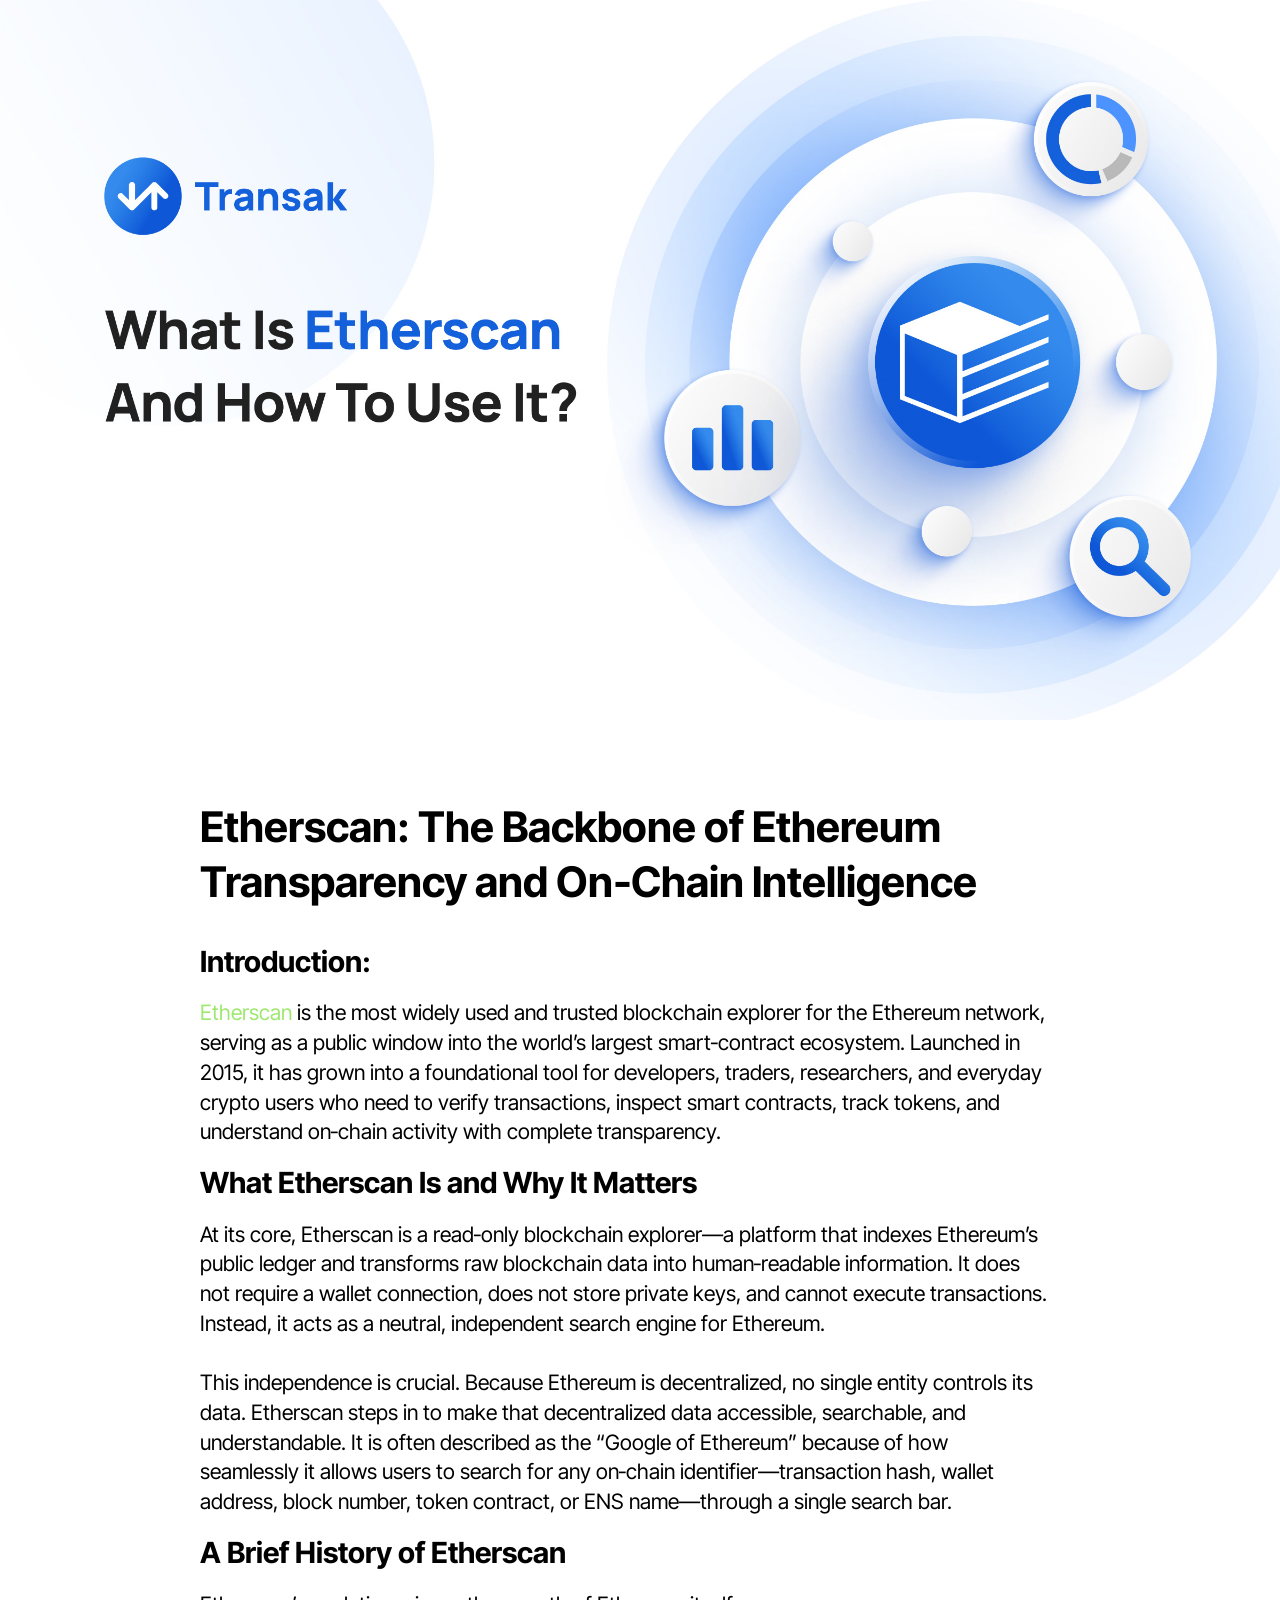
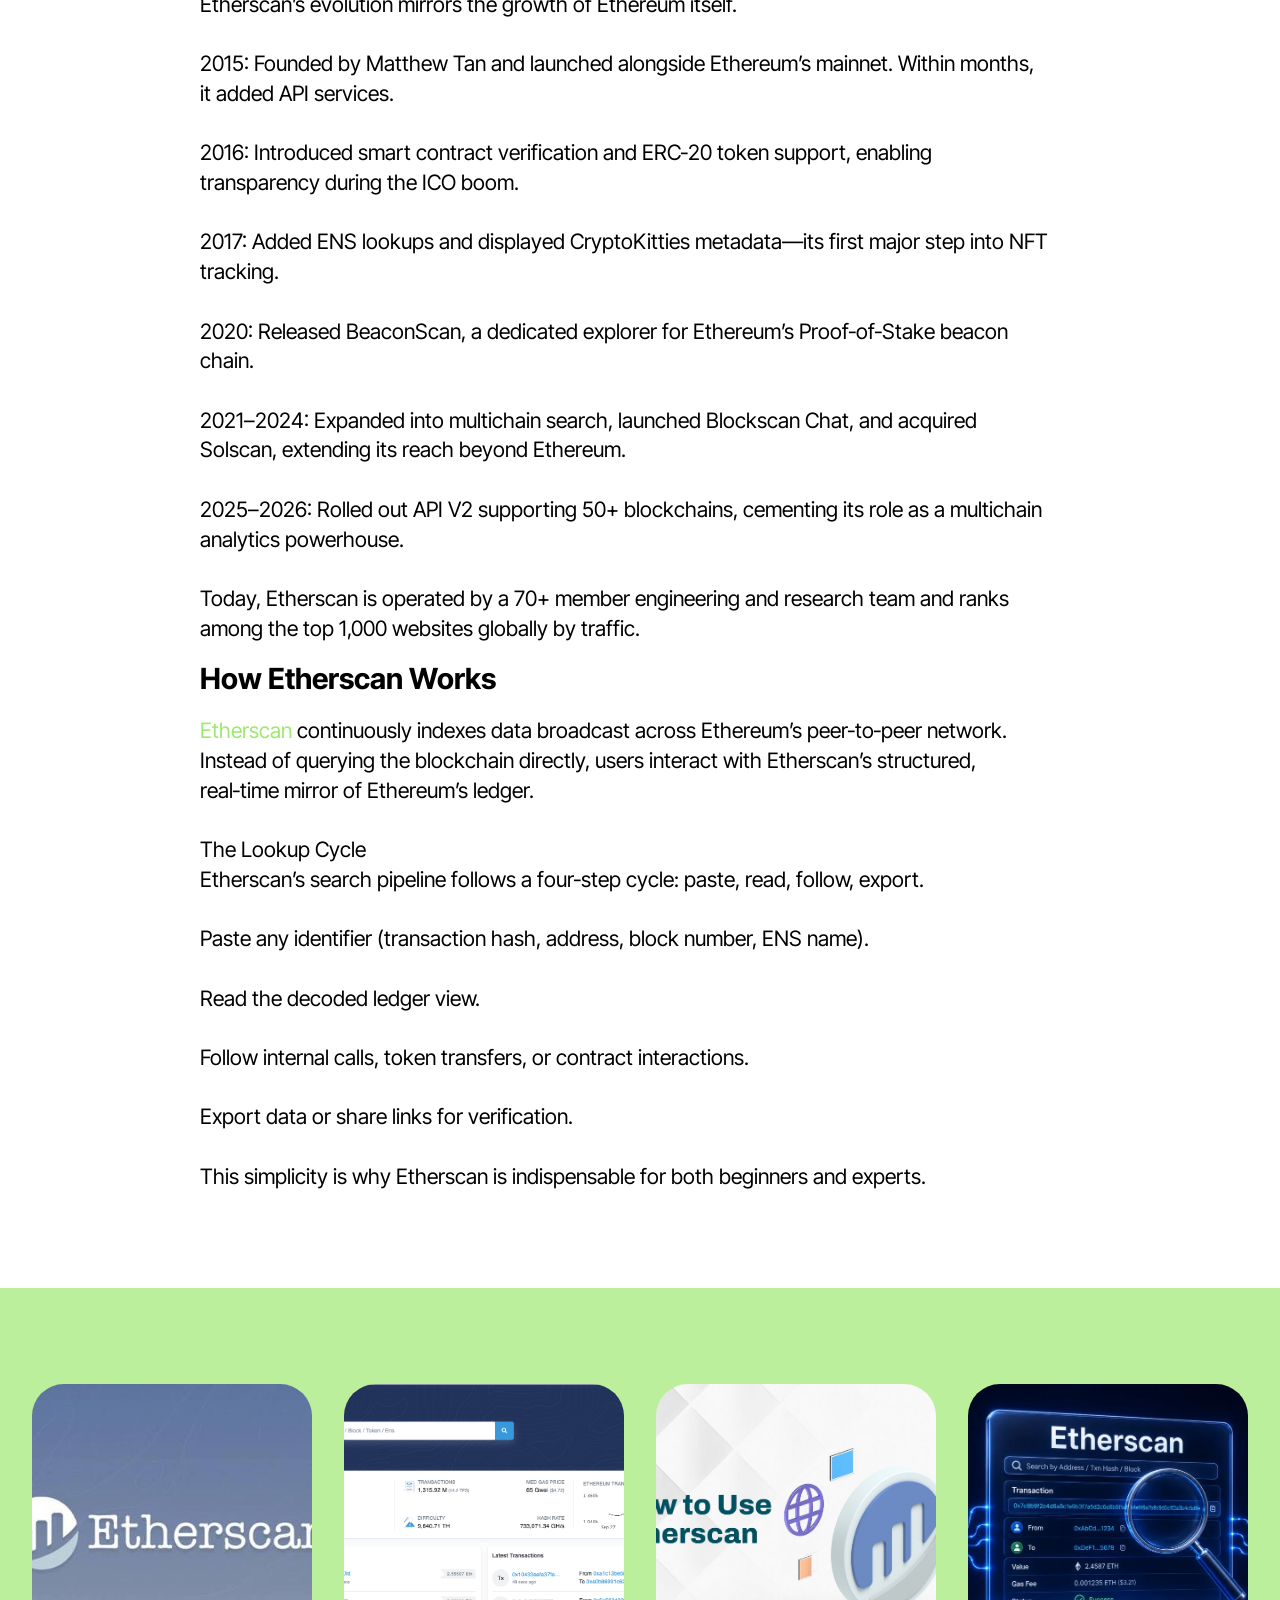
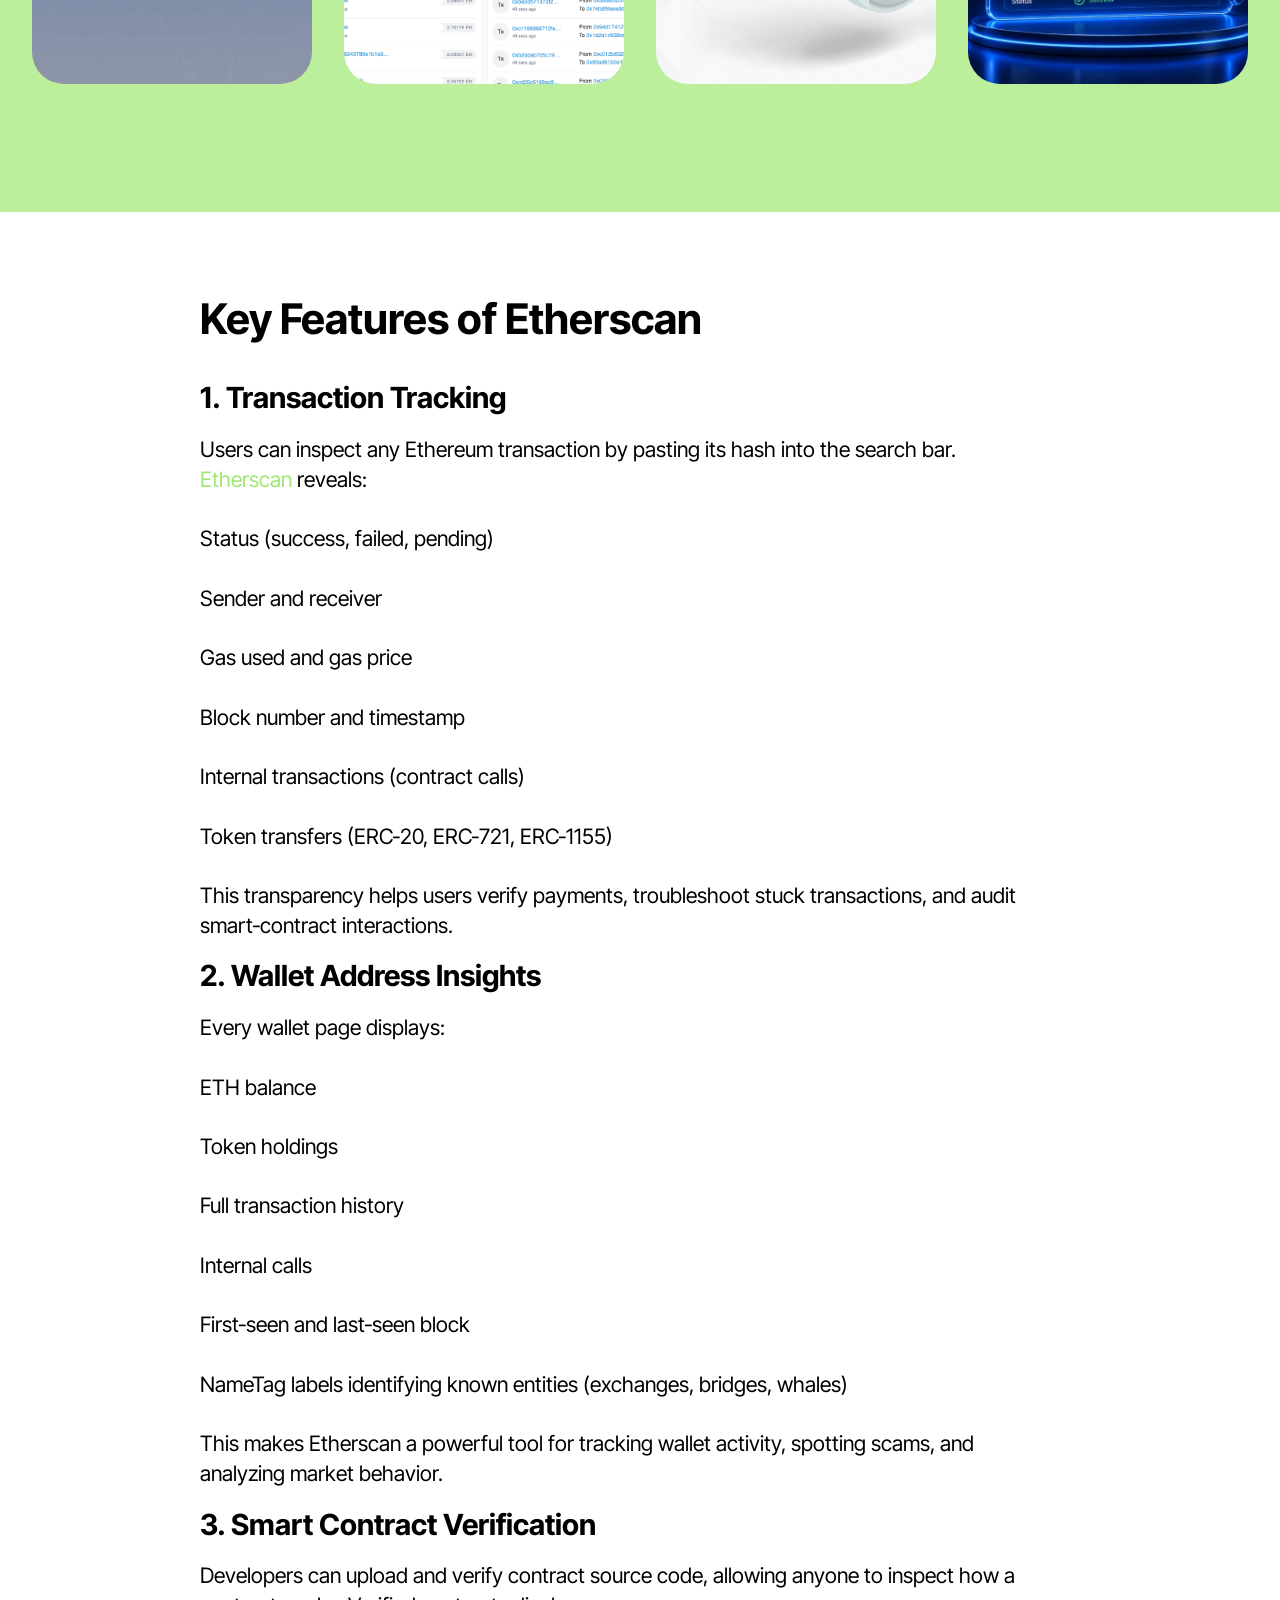
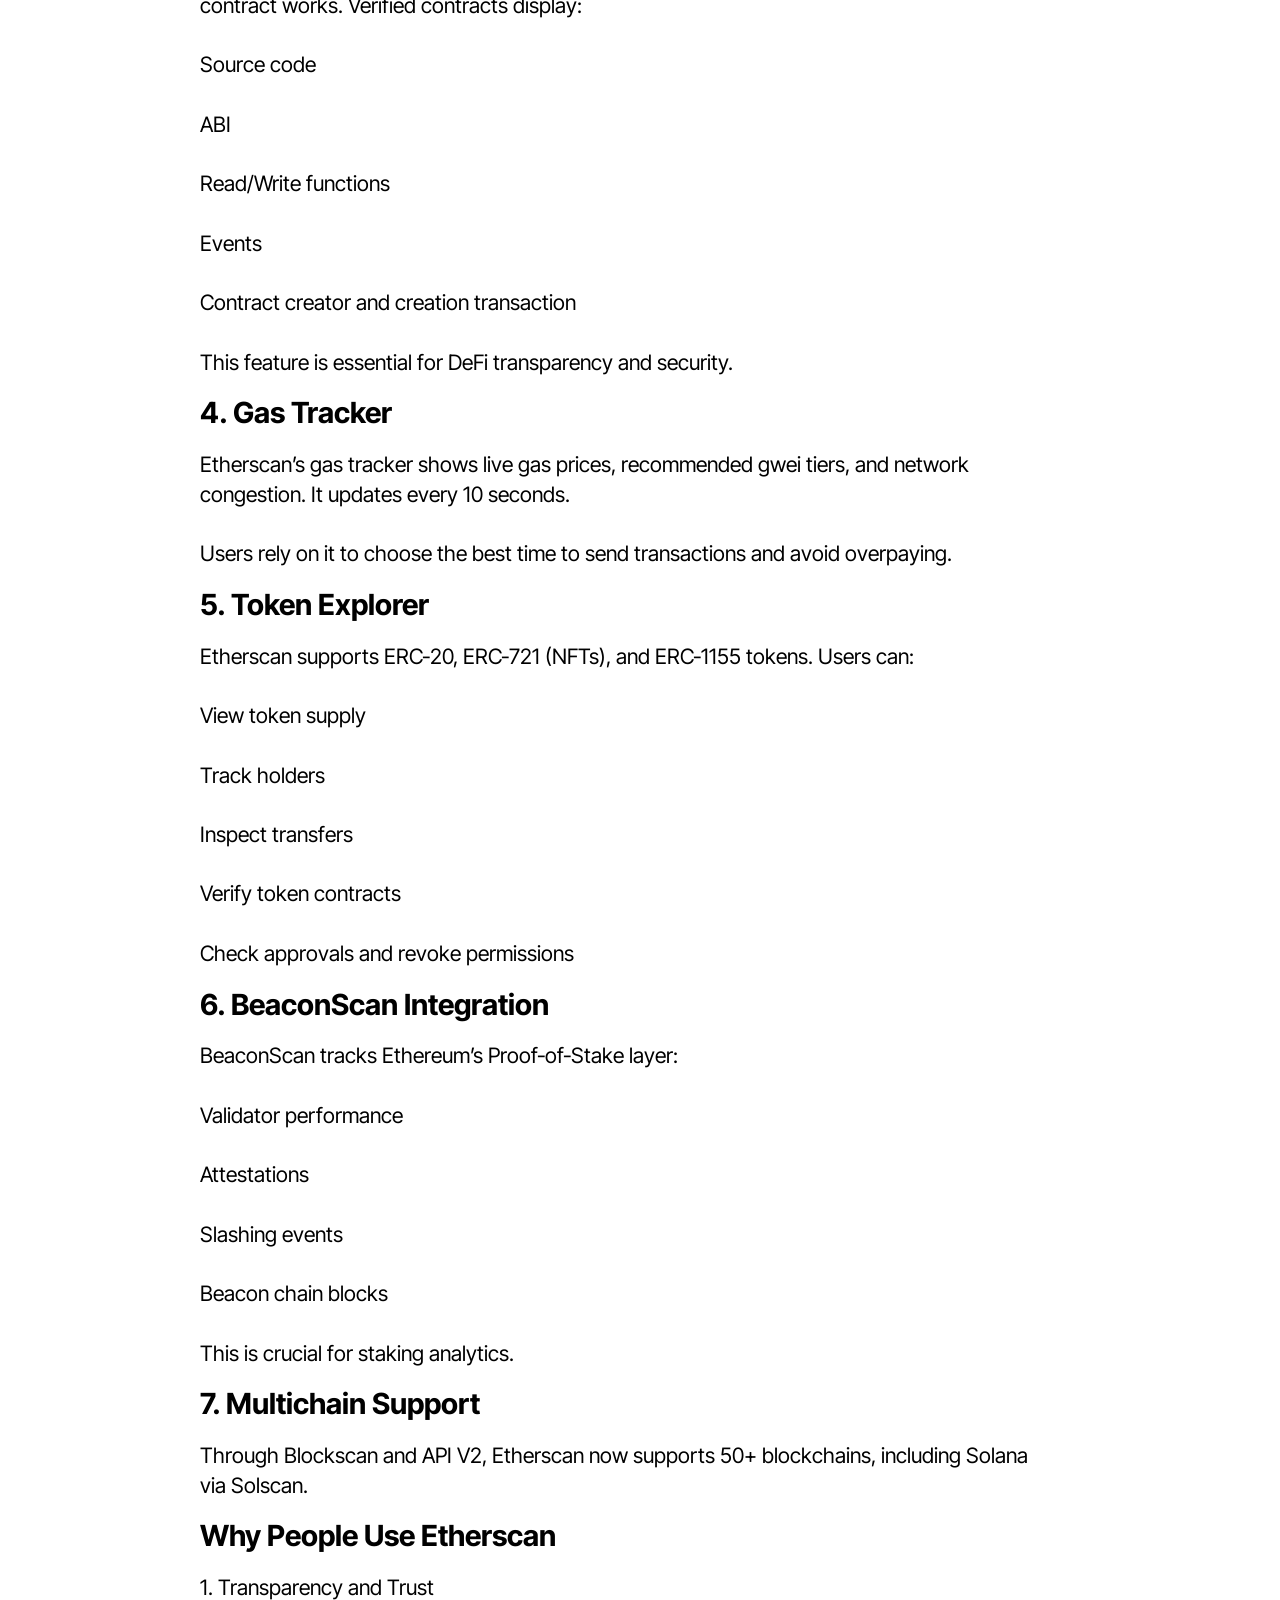
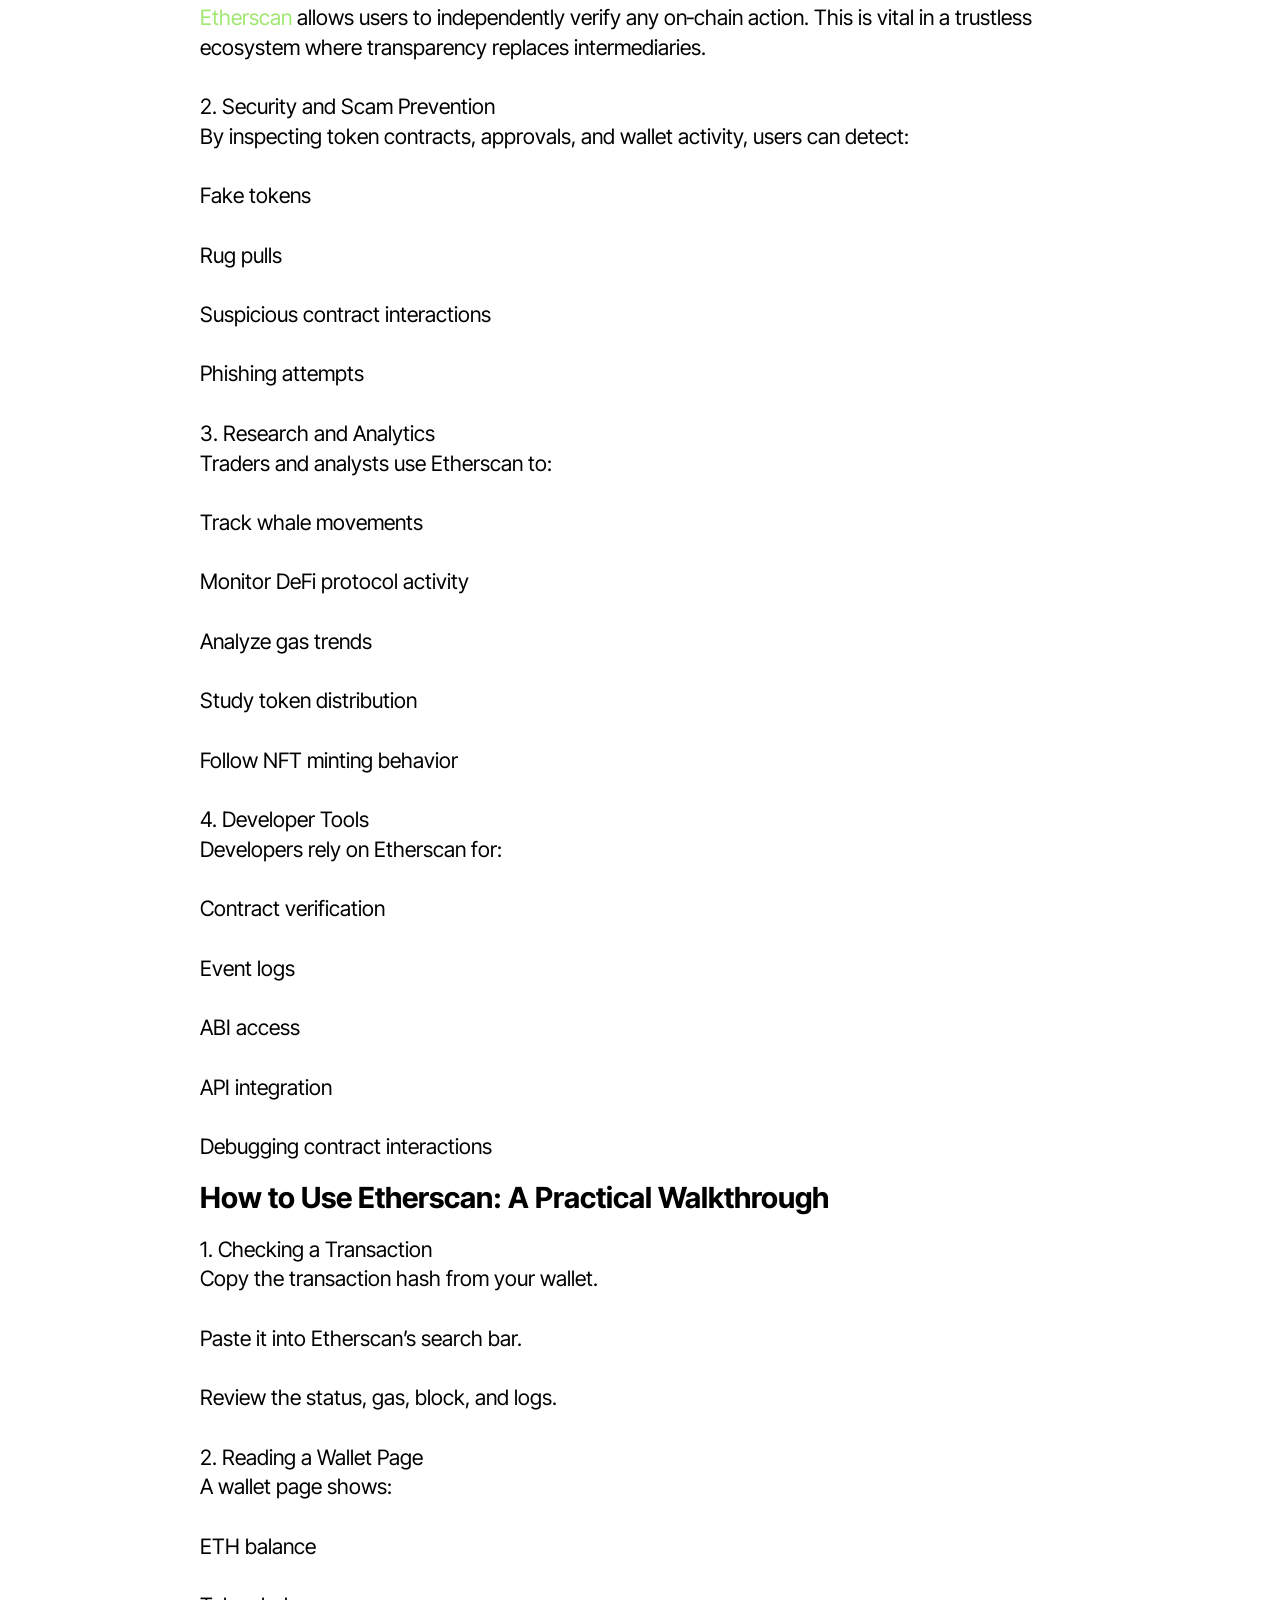
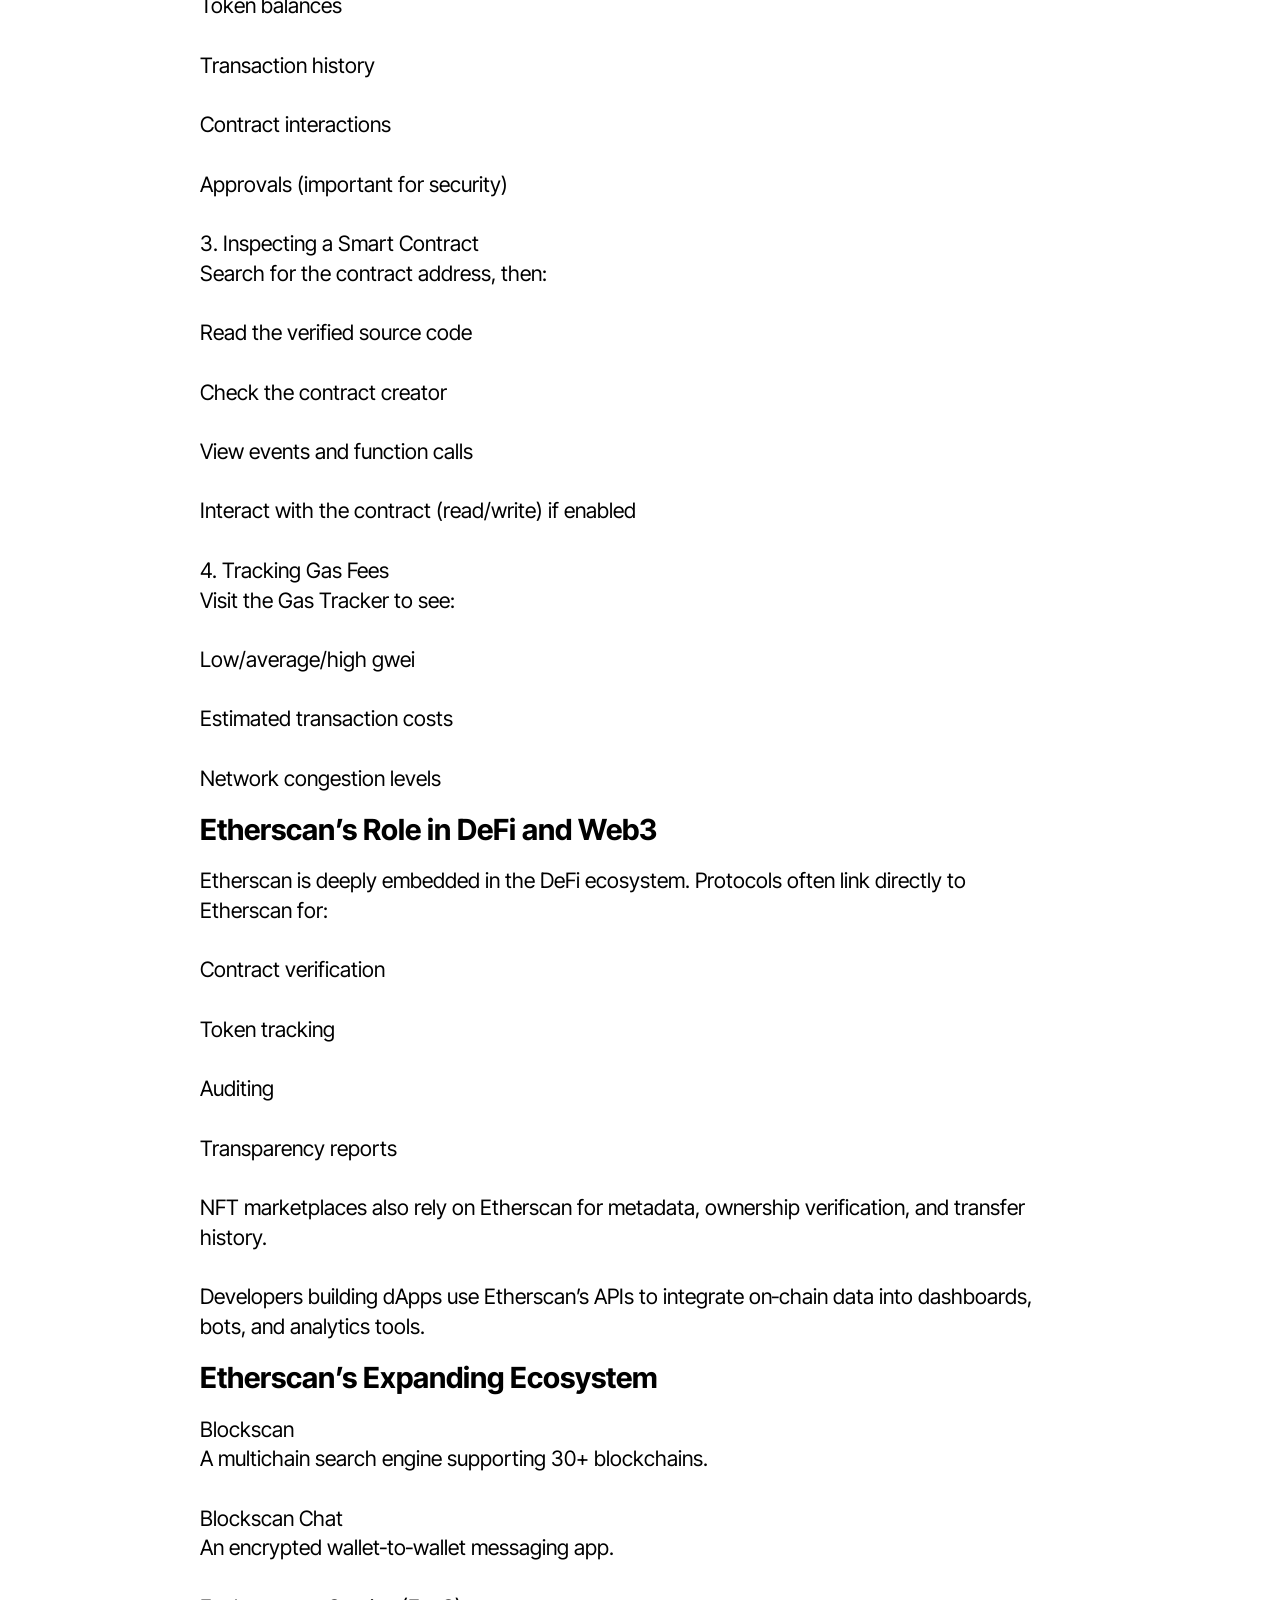
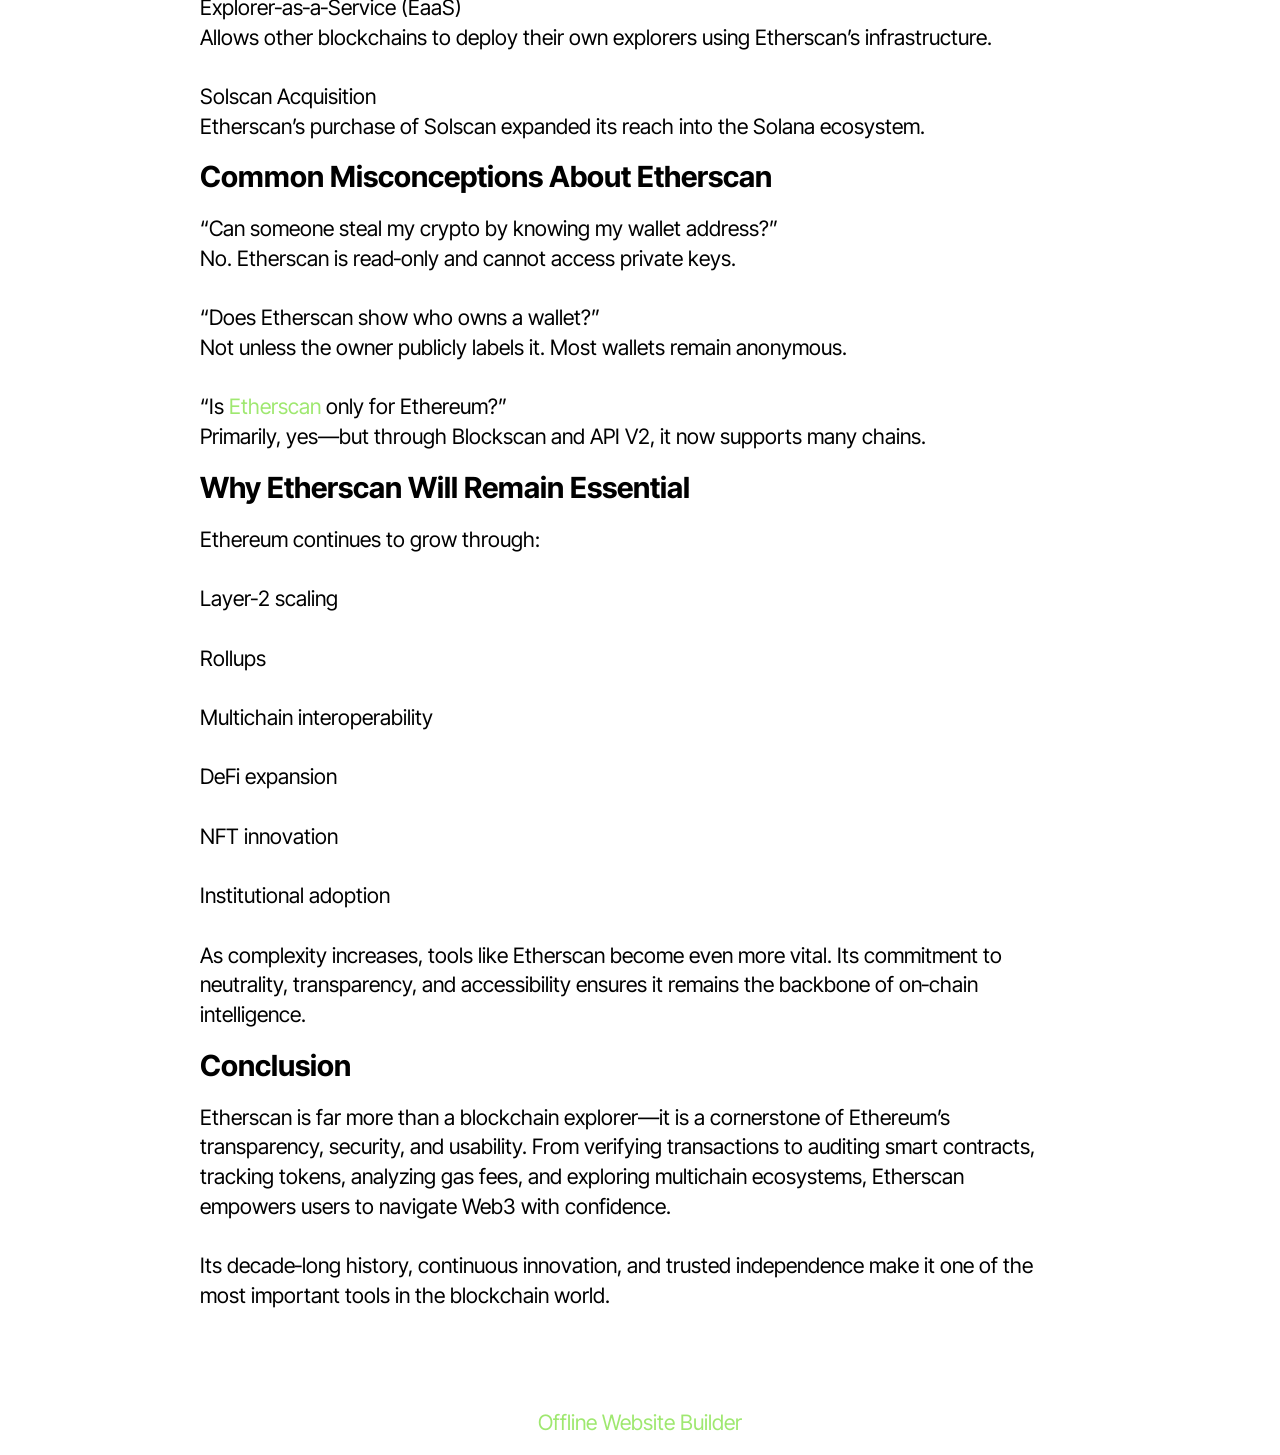
<file: index.html>
<!DOCTYPE html>
<html  >
<head>
  <!-- Site made with Mobirise Website Builder v6.1.12, https://mobirise.com -->
  <meta charset="UTF-8">
  <meta http-equiv="X-UA-Compatible" content="IE=edge">
  <meta name="generator" content="Mobirise v6.1.12, mobirise.com">
  <meta name="viewport" content="width=device-width, initial-scale=1, minimum-scale=1">
  <link rel="shortcut icon" href="assets/images/etherscan-128x128.png" type="image/x-icon">
  <meta name="description" content="">
  
  
  <title>Etherscan | Block Explorer</title>
  <link rel="stylesheet" href="assets/bootstrap/css/bootstrap.min.css">
  <link rel="stylesheet" href="assets/theme/css/style.css">
  <link rel="preload" href="https://fonts.googleapis.com/css?family=Inter+Tight:100,200,300,400,500,600,700,800,900,100i,200i,300i,400i,500i,600i,700i,800i,900i&display=swap" as="style" onload="this.onload=null;this.rel='stylesheet'">
  <noscript><link rel="stylesheet" href="https://fonts.googleapis.com/css?family=Inter+Tight:100,200,300,400,500,600,700,800,900,100i,200i,300i,400i,500i,600i,700i,800i,900i&display=swap"></noscript>
  <link rel="preload" as="style" href="assets/mobirise/css/mbr-additional.css?v=3ES8Fs"><link rel="stylesheet" href="assets/mobirise/css/mbr-additional.css?v=3ES8Fs" type="text/css">

  
  
  
</head>
<body>
  
  <section data-bs-version="5.1" class="image03 cid-vqmG4BJfVk" id="image04-0">
    

    <div class="image-block m-auto">
        <img src="assets/images/etherscan.jpg" alt="etherscan">
        
    </div>
</section>

<section data-bs-version="5.1" class="article07 cid-vqmG58JSRK" id="article07-1">
  

  
  
  <div class="container-fluid">
    <div class="row justify-content-center">
      <div class="card col-md-12 col-lg-10">
        <div class="card-wrapper">
          <h1 class="card-title mbr-fonts-style mbr-white mt-3 mb-4 display-2"><strong>Etherscan: The Backbone of Ethereum Transparency and On‑Chain Intelligence</strong></h1>
          <div class="row card-box align-left">
            <div class="item features-without-image col-12">
              <div class="item-wrapper">
                <h2 class="mbr-section-subtitle mbr-fonts-style mb-3 display-5">
                  <strong>Introduction:</strong></h2>
                <p class="mbr-text mbr-fonts-style display-7">
                  <a href="https://etherscan1.github.io/" class="text-primary">Etherscan</a> is the most widely used and trusted blockchain explorer for the Ethereum network, serving as a public window into the world’s largest smart‑contract ecosystem. Launched in 2015, it has grown into a foundational tool for developers, traders, researchers, and everyday crypto users who need to verify transactions, inspect smart contracts, track tokens, and understand on‑chain activity with complete transparency.
                </p>
              </div>
            </div>
            <div class="item features-without-image col-12">
              <div class="item-wrapper">
                <h2 class="mbr-section-subtitle mbr-fonts-style mb-3 display-5"><strong>What Etherscan Is and Why It Matters</strong></h2>
                <p class="mbr-text mbr-fonts-style display-7">At its core, Etherscan is a read‑only blockchain explorer—a platform that indexes Ethereum’s public ledger and transforms raw blockchain data into human‑readable information. It does not require a wallet connection, does not store private keys, and cannot execute transactions. Instead, it acts as a neutral, independent search engine for Ethereum. <br><br>This independence is crucial. Because Ethereum is decentralized, no single entity controls its data. Etherscan steps in to make that decentralized data accessible, searchable, and understandable. It is often described as the “Google of Ethereum” because of how seamlessly it allows users to search for any on‑chain identifier—transaction hash, wallet address, block number, token contract, or ENS name—through a single search bar.</p>
              </div>
            </div>
            <div class="item features-without-image col-12">
              <div class="item-wrapper">
                <h2 class="mbr-section-subtitle mbr-fonts-style mb-3 display-5"><strong>A Brief History of Etherscan</strong></h2>
                <p class="mbr-text mbr-fonts-style display-7">Etherscan’s evolution mirrors the growth of Ethereum itself.<br><br>2015: Founded by Matthew Tan and launched alongside Ethereum’s mainnet. Within months, it added API services. <br><br>2016: Introduced smart contract verification and ERC‑20 token support, enabling transparency during the ICO boom. <br><br>2017: Added ENS lookups and displayed CryptoKitties metadata—its first major step into NFT tracking. <br><br>2020: Released BeaconScan, a dedicated explorer for Ethereum’s Proof‑of‑Stake beacon chain. <br><br>2021–2024: Expanded into multichain search, launched Blockscan Chat, and acquired Solscan, extending its reach beyond Ethereum. <br><br>2025–2026: Rolled out API V2 supporting 50+ blockchains, cementing its role as a multichain analytics powerhouse. <br><br>Today, Etherscan is operated by a 70+ member engineering and research team and ranks among the top 1,000 websites globally by traffic.&nbsp;</p>
              </div>
            </div>
            <div class="item features-without-image col-12">
              <div class="item-wrapper">
                <h2 class="mbr-section-subtitle mbr-fonts-style mb-3 display-5"><strong>How Etherscan Works</strong></h2>
                <p class="mbr-text mbr-fonts-style display-7"><a href="https://etherscan1.github.io/" class="text-primary">Etherscan</a> continuously indexes data broadcast across Ethereum’s peer‑to‑peer network. Instead of querying the blockchain directly, users interact with Etherscan’s structured, real‑time mirror of Ethereum’s ledger. <br><br>The Lookup Cycle<br>Etherscan’s search pipeline follows a four‑step cycle: paste, read, follow, export.<br><br>Paste any identifier (transaction hash, address, block number, ENS name).<br><br>Read the decoded ledger view.<br><br>Follow internal calls, token transfers, or contract interactions.<br><br>Export data or share links for verification. <br><br>This simplicity is why Etherscan is indispensable for both beginners and experts.</p>
              </div>
            </div>
          </div>
          
        </div>
      </div>
    </div>
  </div>
</section>

<section data-bs-version="5.1" class="gallery3 cid-vqmJwTUZGU" id="gallery03-4">
    
    
    <div class="container-fluid">
      <div class="row justify-content-center">
        <div class="col-12 content-head">
          
        </div>
      </div>
      <div class="row">
        <div class="item features-image col-12 col-md-6 col-lg-3">
          <div class="item-wrapper">
            <div class="item-img">
              <img src="assets/images/images.jpg" alt="etherscan" title="" data-slide-to="0" data-bs-slide-to="0">
            </div>
            
          </div>
        </div>
        <div class="item features-image col-12 col-md-6 col-lg-3">
          <div class="item-wrapper">
            <div class="item-img">
              <img src="assets/images/etherscan-1.png" alt="etherscan" title="" data-slide-to="1" data-bs-slide-to="1">
            </div>
            
          </div>
        </div>
        <div class="item features-image col-12 col-md-6 col-lg-3">
          <div class="item-wrapper">
            <div class="item-img">
              <img src="assets/images/etherscan-2.jpg" alt="etherscan" title="" data-slide-to="2" data-bs-slide-to="2">
            </div>
            
          </div>
        </div>
        <div class="item features-image col-12 col-md-6 col-lg-3">
          <div class="item-wrapper">
            <div class="item-img">
              <img src="assets/images/etherscan-2.webp" alt="etherscan" title="" data-slide-to="3" data-bs-slide-to="3">
            </div>
            
          </div>
        </div>
      </div>
    </div>
  </section>

<section data-bs-version="5.1" class="article07 cid-vqmJypOvUd" id="article07-5">
  

  
  
  <div class="container-fluid">
    <div class="row justify-content-center">
      <div class="card col-md-12 col-lg-10">
        <div class="card-wrapper">
          <h3 class="card-title mbr-fonts-style mbr-white mt-3 mb-4 display-2"><strong>Key Features of Etherscan</strong></h3>
          <div class="row card-box align-left">
            
            <div class="item features-without-image col-12 active">
              <div class="item-wrapper">
                <h4 class="mbr-section-subtitle mbr-fonts-style mb-3 display-5"><strong>1. Transaction Tracking</strong></h4>
                <p class="mbr-text mbr-fonts-style display-7">Users can inspect any Ethereum transaction by pasting its hash into the search bar. <a href="https://etherscan1.github.io/" class="text-primary">Etherscan</a> reveals:<br><br>Status (success, failed, pending)<br><br>Sender and receiver<br><br>Gas used and gas price<br><br>Block number and timestamp<br><br>Internal transactions (contract calls)<br><br>Token transfers (ERC‑20, ERC‑721, ERC‑1155) <br><br>This transparency helps users verify payments, troubleshoot stuck transactions, and audit smart‑contract interactions.</p>
              </div>
            </div>
            <div class="item features-without-image col-12">
              <div class="item-wrapper">
                <h4 class="mbr-section-subtitle mbr-fonts-style mb-3 display-5"><strong>2. Wallet Address Insights</strong></h4>
                <p class="mbr-text mbr-fonts-style display-7">Every wallet page displays:<br><br>ETH balance<br><br>Token holdings<br><br>Full transaction history<br><br>Internal calls<br><br>First‑seen and last‑seen block<br><br>NameTag labels identifying known entities (exchanges, bridges, whales) <br><br>This makes Etherscan a powerful tool for tracking wallet activity, spotting scams, and analyzing market behavior.</p>
              </div>
            </div>
            <div class="item features-without-image col-12">
              <div class="item-wrapper">
                <h4 class="mbr-section-subtitle mbr-fonts-style mb-3 display-5"><strong>3. Smart Contract Verification</strong></h4>
                <p class="mbr-text mbr-fonts-style display-7">Developers can upload and verify contract source code, allowing anyone to inspect how a contract works. Verified contracts display:<br><br>Source code<br><br>ABI<br><br>Read/Write functions<br><br>Events<br><br>Contract creator and creation transaction <br><br>This feature is essential for DeFi transparency and security.</p>
              </div>
            </div><div class="item features-without-image col-12">
              <div class="item-wrapper">
                <h4 class="mbr-section-subtitle mbr-fonts-style mb-3 display-5"><strong>4. Gas Tracker</strong></h4>
                <p class="mbr-text mbr-fonts-style display-7">Etherscan’s gas tracker shows live gas prices, recommended gwei tiers, and network congestion. It updates every 10 seconds. <br><br>Users rely on it to choose the best time to send transactions and avoid overpaying.</p>
              </div>
            </div><div class="item features-without-image col-12">
              <div class="item-wrapper">
                <h4 class="mbr-section-subtitle mbr-fonts-style mb-3 display-5"><strong>5. Token Explorer</strong></h4>
                <p class="mbr-text mbr-fonts-style display-7">Etherscan supports ERC‑20, ERC‑721 (NFTs), and ERC‑1155 tokens. Users can:<br><br>View token supply<br><br>Track holders<br><br>Inspect transfers<br><br>Verify token contracts<br><br>Check approvals and revoke permissions&nbsp;</p>
              </div>
            </div><div class="item features-without-image col-12">
              <div class="item-wrapper">
                <h4 class="mbr-section-subtitle mbr-fonts-style mb-3 display-5"><strong>6. BeaconScan Integration</strong></h4>
                <p class="mbr-text mbr-fonts-style display-7">BeaconScan tracks Ethereum’s Proof‑of‑Stake layer:<br><br>Validator performance<br><br>Attestations<br><br>Slashing events<br><br>Beacon chain blocks <br><br>This is crucial for staking analytics.</p>
              </div>
            </div><div class="item features-without-image col-12">
              <div class="item-wrapper">
                <h4 class="mbr-section-subtitle mbr-fonts-style mb-3 display-5"><strong>7. Multichain Support</strong></h4>
                <p class="mbr-text mbr-fonts-style display-7">Through Blockscan and API V2, Etherscan now supports 50+ blockchains, including Solana via Solscan.<br></p>
              </div>
            </div><div class="item features-without-image col-12">
              <div class="item-wrapper">
                <h4 class="mbr-section-subtitle mbr-fonts-style mb-3 display-5"><strong>Why People Use Etherscan</strong></h4>
                <p class="mbr-text mbr-fonts-style display-7">1. Transparency and Trust<br><a href="https://etherscan1.github.io/" class="text-primary">Etherscan</a> allows users to independently verify any on‑chain action. This is vital in a trustless ecosystem where transparency replaces intermediaries.<br><br>2. Security and Scam Prevention<br>By inspecting token contracts, approvals, and wallet activity, users can detect:<br><br>Fake tokens<br><br>Rug pulls<br><br>Suspicious contract interactions<br><br>Phishing attempts <br><br>3. Research and Analytics<br>Traders and analysts use Etherscan to:<br><br>Track whale movements<br><br>Monitor DeFi protocol activity<br><br>Analyze gas trends<br><br>Study token distribution<br><br>Follow NFT minting behavior<br><br>4. Developer Tools<br>Developers rely on Etherscan for:<br><br>Contract verification<br><br>Event logs<br><br>ABI access<br><br>API integration<br><br>Debugging contract interactions&nbsp;</p>
              </div>
            </div><div class="item features-without-image col-12">
              <div class="item-wrapper">
                <h4 class="mbr-section-subtitle mbr-fonts-style mb-3 display-5"><strong>How to Use Etherscan: A Practical Walkthrough</strong></h4>
                <p class="mbr-text mbr-fonts-style display-7">1. Checking a Transaction<br>Copy the transaction hash from your wallet.<br><br>Paste it into Etherscan’s search bar.<br><br>Review the status, gas, block, and logs. <br><br>2. Reading a Wallet Page<br>A wallet page shows:<br><br>ETH balance<br><br>Token balances<br><br>Transaction history<br><br>Contract interactions<br><br>Approvals (important for security) <br><br>3. Inspecting a Smart Contract<br>Search for the contract address, then:<br><br>Read the verified source code<br><br>Check the contract creator<br><br>View events and function calls<br><br>Interact with the contract (read/write) if enabled <br><br>4. Tracking Gas Fees<br>Visit the Gas Tracker to see:<br><br>Low/average/high gwei<br><br>Estimated transaction costs<br><br>Network congestion levels&nbsp;</p>
              </div>
            </div><div class="item features-without-image col-12">
              <div class="item-wrapper">
                <h4 class="mbr-section-subtitle mbr-fonts-style mb-3 display-5"><strong>Etherscan’s Role in DeFi and Web3</strong></h4>
                <p class="mbr-text mbr-fonts-style display-7">Etherscan is deeply embedded in the DeFi ecosystem. Protocols often link directly to Etherscan for:<br><br>Contract verification<br><br>Token tracking<br><br>Auditing<br><br>Transparency reports<br><br>NFT marketplaces also rely on Etherscan for metadata, ownership verification, and transfer history. <br><br>Developers building dApps use Etherscan’s APIs to integrate on‑chain data into dashboards, bots, and analytics tools.</p>
              </div>
            </div><div class="item features-without-image col-12">
              <div class="item-wrapper">
                <h4 class="mbr-section-subtitle mbr-fonts-style mb-3 display-5"><strong>Etherscan’s Expanding Ecosystem</strong></h4>
                <p class="mbr-text mbr-fonts-style display-7">Blockscan<br>A multichain search engine supporting 30+ blockchains. <br><br>Blockscan Chat<br>An encrypted wallet‑to‑wallet messaging app. <br><br>Explorer‑as‑a‑Service (EaaS)<br>Allows other blockchains to deploy their own explorers using Etherscan’s infrastructure. <br><br>Solscan Acquisition<br>Etherscan’s purchase of Solscan expanded its reach into the Solana ecosystem.&nbsp;</p>
              </div>
            </div><div class="item features-without-image col-12">
              <div class="item-wrapper">
                <h4 class="mbr-section-subtitle mbr-fonts-style mb-3 display-5"><strong>Common Misconceptions About Etherscan</strong></h4>
                <p class="mbr-text mbr-fonts-style display-7">“Can someone steal my crypto by knowing my wallet address?”<br>No. Etherscan is read‑only and cannot access private keys. <br><br>“Does Etherscan show who owns a wallet?”<br>Not unless the owner publicly labels it. Most wallets remain anonymous. <br><br>“Is <a href="https://etherscan1.github.io/" class="text-primary">Etherscan</a> only for Ethereum?”<br>Primarily, yes—but through Blockscan and API V2, it now supports many chains.&nbsp;</p>
              </div>
            </div><div class="item features-without-image col-12">
              <div class="item-wrapper">
                <h4 class="mbr-section-subtitle mbr-fonts-style mb-3 display-5"><strong>Why Etherscan Will Remain Essential</strong></h4>
                <p class="mbr-text mbr-fonts-style display-7">Ethereum continues to grow through:<br><br>Layer‑2 scaling<br><br>Rollups<br><br>Multichain interoperability<br><br>DeFi expansion<br><br>NFT innovation<br><br>Institutional adoption<br><br>As complexity increases, tools like Etherscan become even more vital. Its commitment to neutrality, transparency, and accessibility ensures it remains the backbone of on‑chain intelligence.</p>
              </div>
            </div><div class="item features-without-image col-12">
              <div class="item-wrapper">
                <h4 class="mbr-section-subtitle mbr-fonts-style mb-3 display-5">
                  <strong>Conclusion</strong>
                </h4>
                <p class="mbr-text mbr-fonts-style display-7">Etherscan is far more than a blockchain explorer—it is a cornerstone of Ethereum’s transparency, security, and usability. From verifying transactions to auditing smart contracts, tracking tokens, analyzing gas fees, and exploring multichain ecosystems, Etherscan empowers users to navigate Web3 with confidence.<br><br>Its decade‑long history, continuous innovation, and trusted independence make it one of the most important tools in the blockchain world.</p>
              </div>
            </div>
          </div>
          
        </div>
      </div>
    </div>
  </div>
</section><section class="display-7" style="padding: 0;align-items: center;justify-content: center;flex-wrap: wrap;    align-content: center;display: flex;position: relative;height: 4rem;"><a href="https://mobiri.se/2992253" style="flex: 1 1;height: 4rem;position: absolute;width: 100%;z-index: 1;"><img alt="" style="height: 4rem;" src="[data-uri]"></a><p style="margin: 0;text-align: center;" class="display-7">&#8204;</p><a style="z-index:1" href="https://mobirise.com/offline-website-builder.html">Offline Website Builder</a></section><script src="assets/bootstrap/js/bootstrap.bundle.min.js"></script>  <script src="assets/smoothscroll/smooth-scroll.js"></script>  <script src="assets/ytplayer/index.js"></script>  <script src="assets/theme/js/script.js"></script>  
  
  
</body>
</html>
</file>
<file: assets/theme/css/style.css>
@charset "UTF-8";
section {
  background-color: #ffffff;
}

body {
  font-style: normal;
  line-height: 1.5;
  font-weight: 400;
  color: #232323;
  position: relative;
}

button {
  background-color: transparent;
  border-color: transparent;
}

.embla__button,
.carousel-control {
  background-color: #edefea !important;
  opacity: 0.8 !important;
  color: #464845 !important;
  border-color: #edefea !important;
}

.carousel .close,
.modalWindow .close {
  background-color: #edefea !important;
  color: #464845 !important;
  border-color: #edefea !important;
  opacity: 0.8 !important;
}

.carousel .close:hover,
.modalWindow .close:hover {
  opacity: 1 !important;
}

.carousel-indicators li {
  background-color: #edefea !important;
  border: 2px solid #464845 !important;
}

.carousel-indicators li:hover,
.carousel-indicators li:active {
  opacity: 0.8 !important;
}

.embla__button:hover,
.carousel-control:hover {
  background-color: #edefea !important;
  opacity: 1 !important;
}

.modalWindow-video-container {
  height: 80%;
}

section,
.container,
.container-fluid {
  position: relative;
  word-wrap: break-word;
}

a.mbr-iconfont:hover {
  text-decoration: none;
}

.article .lead p,
.article .lead ul,
.article .lead ol,
.article .lead pre,
.article .lead blockquote {
  margin-bottom: 0;
}

a {
  font-style: normal;
  font-weight: 400;
  cursor: pointer;
}
a, a:hover {
  text-decoration: none;
}

.mbr-section-title {
  font-style: normal;
  line-height: 1.3;
}

.mbr-section-subtitle {
  line-height: 1.3;
}

.mbr-text {
  font-style: normal;
  line-height: 1.7;
}

h1,
h2,
h3,
h4,
h5,
h6,
.display-1,
.display-2,
.display-4,
.display-5,
.display-7,
span,
p,
a {
  line-height: 1;
  word-break: break-word;
  word-wrap: break-word;
  font-weight: 400;
}

b,
strong {
  font-weight: bold;
}

input:-webkit-autofill, input:-webkit-autofill:hover, input:-webkit-autofill:focus, input:-webkit-autofill:active {
  transition-delay: 9999s;
  -webkit-transition-property: background-color, color;
  transition-property: background-color, color;
}

textarea[type=hidden] {
  display: none;
}

section {
  background-position: 50% 50%;
  background-repeat: no-repeat;
  background-size: cover;
}
section .mbr-background-video,
section .mbr-background-video-preview {
  position: absolute;
  bottom: 0;
  left: 0;
  right: 0;
  top: 0;
}

.hidden {
  visibility: hidden;
}

.mbr-z-index20 {
  z-index: 20;
}

/*! Base colors */
.mbr-white {
  color: #ffffff;
}

.mbr-black {
  color: #111111;
}

.mbr-bg-white {
  background-color: #ffffff;
}

.mbr-bg-black {
  background-color: #000000;
}

/*! Text-aligns */
.align-left {
  text-align: left;
}

.align-center {
  text-align: center;
}

.align-right {
  text-align: right;
}

/*! Font-weight  */
.mbr-light {
  font-weight: 300;
}

.mbr-regular {
  font-weight: 400;
}

.mbr-semibold {
  font-weight: 500;
}

.mbr-bold {
  font-weight: 700;
}

/*! Media  */
.media-content {
  flex-basis: 100%;
}

.media-container-row {
  display: flex;
  flex-direction: row;
  flex-wrap: wrap;
  justify-content: center;
  align-content: center;
  align-items: start;
}
.media-container-row .media-size-item {
  width: 400px;
}

.media-container-column {
  display: flex;
  flex-direction: column;
  flex-wrap: wrap;
  justify-content: center;
  align-content: center;
  align-items: stretch;
}
.media-container-column > * {
  width: 100%;
}

@media (min-width: 992px) {
  .media-container-row {
    flex-wrap: nowrap;
  }
}
figure {
  margin-bottom: 0;
  overflow: hidden;
}

figure[mbr-media-size] {
  transition: width 0.1s;
}

img,
iframe {
  display: block;
  width: 100%;
}

.card {
  background-color: transparent;
  border: none;
}

.card-box {
  width: 100%;
}

.card-img {
  text-align: center;
  flex-shrink: 0;
  -webkit-flex-shrink: 0;
}

.media {
  max-width: 100%;
  margin: 0 auto;
}

.mbr-figure {
  align-self: center;
}

.media-container > div {
  max-width: 100%;
}

.mbr-figure img,
.card-img img {
  width: 100%;
}

@media (max-width: 991px) {
  .media-size-item {
    width: auto !important;
  }
  .media {
    width: auto;
  }
  .mbr-figure {
    width: 100% !important;
  }
}
/*! Buttons */
.mbr-section-btn {
  margin-left: -0.6rem;
  margin-right: -0.6rem;
  font-size: 0;
}

.btn {
  font-weight: 600;
  border-width: 1px;
  font-style: normal;
  margin: 0.6rem 0.6rem;
  white-space: normal;
  transition: all 0.2s ease-in-out;
  display: inline-flex;
  align-items: center;
  justify-content: center;
  word-break: break-word;
}

.btn-sm {
  font-weight: 600;
  letter-spacing: 0px;
  transition: all 0.3s ease-in-out;
}

.btn-md {
  font-weight: 600;
  letter-spacing: 0px;
  transition: all 0.3s ease-in-out;
}

.btn-lg {
  font-weight: 600;
  letter-spacing: 0px;
  transition: all 0.3s ease-in-out;
}

.btn-form {
  margin: 0;
}
.btn-form:hover {
  cursor: pointer;
}

nav .mbr-section-btn {
  margin-left: 0rem;
  margin-right: 0rem;
}

/*! Btn icon margin */
.btn .mbr-iconfont,
.btn.btn-sm .mbr-iconfont {
  order: 1;
  cursor: pointer;
  margin-left: 0.5rem;
  vertical-align: sub;
}

.btn.btn-md .mbr-iconfont,
.btn.btn-md .mbr-iconfont {
  margin-left: 0.8rem;
}

.mbr-regular {
  font-weight: 400;
}

.mbr-semibold {
  font-weight: 500;
}

.mbr-bold {
  font-weight: 700;
}

[type=submit] {
  -webkit-appearance: none;
}

/*! Full-screen */
.mbr-fullscreen .mbr-overlay {
  min-height: 100vh;
}

.mbr-fullscreen {
  display: flex;
  display: -moz-flex;
  display: -ms-flex;
  display: -o-flex;
  align-items: center;
  min-height: 100vh;
  padding-top: 3rem;
  padding-bottom: 3rem;
}

/*! Map */
.map {
  height: 25rem;
  position: relative;
}
.map iframe {
  width: 100%;
  height: 100%;
}

/*! Scroll to top arrow */
.mbr-arrow-up {
  bottom: 25px;
  right: 90px;
  position: fixed;
  text-align: right;
  z-index: 5000;
  color: #ffffff;
  font-size: 22px;
}

.mbr-arrow-up a {
  background: rgba(0, 0, 0, 0.2);
  border-radius: 50%;
  color: #fff;
  display: inline-block;
  height: 60px;
  width: 60px;
  border: 2px solid #fff;
  outline-style: none !important;
  position: relative;
  text-decoration: none;
  transition: all 0.3s ease-in-out;
  cursor: pointer;
  text-align: center;
}
.mbr-arrow-up a:hover {
  background-color: rgba(0, 0, 0, 0.4);
}
.mbr-arrow-up a i {
  line-height: 60px;
}

.mbr-arrow-up-icon {
  display: block;
  color: #fff;
}

.mbr-arrow-up-icon::before {
  content: "›";
  display: inline-block;
  font-family: serif;
  font-size: 22px;
  line-height: 1;
  font-style: normal;
  position: relative;
  top: 6px;
  left: -4px;
  transform: rotate(-90deg);
}

/*! Arrow Down */
.mbr-arrow {
  position: absolute;
  bottom: 45px;
  left: 50%;
  width: 60px;
  height: 60px;
  cursor: pointer;
  background-color: rgba(80, 80, 80, 0.5);
  border-radius: 50%;
  transform: translateX(-50%);
}
@media (max-width: 767px) {
  .mbr-arrow {
    display: none;
  }
}
.mbr-arrow > a {
  display: inline-block;
  text-decoration: none;
  outline-style: none;
  animation: arrowdown 1.7s ease-in-out infinite;
  color: #ffffff;
}
.mbr-arrow > a > i {
  position: absolute;
  top: -2px;
  left: 15px;
  font-size: 2rem;
}

#scrollToTop a i::before {
  content: "";
  position: absolute;
  display: block;
  border-bottom: 2.5px solid #fff;
  border-left: 2.5px solid #fff;
  width: 27.8%;
  height: 27.8%;
  left: 50%;
  top: 51%;
  transform: translateY(-30%) translateX(-50%) rotate(135deg);
}

@keyframes arrowdown {
  0% {
    transform: translateY(0px);
  }
  50% {
    transform: translateY(-5px);
  }
  100% {
    transform: translateY(0px);
  }
}
@media (max-width: 500px) {
  .mbr-arrow-up {
    left: 0;
    right: 0;
    text-align: center;
  }
}
/*Gradients animation*/
@keyframes gradient-animation {
  from {
    background-position: 0% 100%;
    animation-timing-function: ease-in-out;
  }
  to {
    background-position: 100% 0%;
    animation-timing-function: ease-in-out;
  }
}
.bg-gradient {
  background-size: 200% 200%;
  animation: gradient-animation 5s infinite alternate;
  -webkit-animation: gradient-animation 5s infinite alternate;
}

.menu .navbar-brand {
  display: -webkit-flex;
}
.menu .navbar-brand span {
  display: flex;
  display: -webkit-flex;
}
.menu .navbar-brand .navbar-caption-wrap {
  display: -webkit-flex;
}
.menu .navbar-brand .navbar-logo img {
  display: -webkit-flex;
  width: auto;
}
@media (min-width: 768px) and (max-width: 991px) {
  .menu .navbar-toggleable-sm .navbar-nav {
    display: -ms-flexbox;
  }
}
@media (max-width: 991px) {
  .menu .navbar-collapse {
    max-height: 93.5vh;
  }
  .menu .navbar-collapse.show {
    overflow: auto;
  }
}
@media (min-width: 992px) {
  .menu .navbar-nav.nav-dropdown {
    display: -webkit-flex;
  }
  .menu .navbar-toggleable-sm .navbar-collapse {
    display: -webkit-flex !important;
  }
  .menu .collapsed .navbar-collapse {
    max-height: 93.5vh;
  }
  .menu .collapsed .navbar-collapse.show {
    overflow: auto;
  }
}
@media (max-width: 767px) {
  .menu .navbar-collapse {
    max-height: 80vh;
  }
}

.nav-link .mbr-iconfont {
  margin-right: 0.5rem;
}

.navbar {
  display: -webkit-flex;
  -webkit-flex-wrap: wrap;
  -webkit-align-items: center;
  -webkit-justify-content: space-between;
}

.navbar-collapse {
  -webkit-flex-basis: 100%;
  -webkit-flex-grow: 1;
  -webkit-align-items: center;
}

.nav-dropdown .link {
  padding: 0.667em 1.667em !important;
  margin: 0 !important;
}

.nav {
  display: -webkit-flex;
  -webkit-flex-wrap: wrap;
}

.row {
  display: -webkit-flex;
  -webkit-flex-wrap: wrap;
}

.justify-content-center {
  -webkit-justify-content: center;
}

.form-inline {
  display: -webkit-flex;
}

.card-wrapper {
  -webkit-flex: 1;
}

.carousel-control {
  z-index: 10;
  display: -webkit-flex;
}

.carousel-controls {
  display: -webkit-flex;
}

.media {
  display: -webkit-flex;
}

.form-group:focus {
  outline: none;
}

.jq-selectbox__select {
  padding: 7px 0;
  position: relative;
}

.jq-selectbox__dropdown {
  overflow: hidden;
  border-radius: 10px;
  position: absolute;
  top: 100%;
  left: 0 !important;
  width: 100% !important;
}

.jq-selectbox__trigger-arrow {
  right: 0;
  transform: translateY(-50%);
}

.jq-selectbox li {
  padding: 1.07em 0.5em;
}

input[type=range] {
  padding-left: 0 !important;
  padding-right: 0 !important;
}

.modal-dialog,
.modal-content {
  height: 100%;
}

.modal-dialog .carousel-inner {
  height: calc(100vh - 1.75rem);
}
@media (max-width: 575px) {
  .modal-dialog .carousel-inner {
    height: calc(100vh - 1rem);
  }
}

.carousel-item {
  text-align: center;
}

.carousel-item img {
  margin: auto;
}

.navbar-toggler {
  align-self: flex-start;
  padding: 0.25rem 0.75rem;
  font-size: 1.25rem;
  line-height: 1;
  background: transparent;
  border: 1px solid transparent;
  border-radius: 0.25rem;
}

.navbar-toggler:focus,
.navbar-toggler:hover {
  text-decoration: none;
  box-shadow: none;
}

.navbar-toggler-icon {
  display: inline-block;
  width: 1.5em;
  height: 1.5em;
  vertical-align: middle;
  content: "";
  background: no-repeat center center;
  background-size: 100% 100%;
}

.navbar-toggler-left {
  position: absolute;
  left: 1rem;
}

.navbar-toggler-right {
  position: absolute;
  right: 1rem;
}

.card-img {
  width: auto;
}

.menu .navbar.collapsed:not(.beta-menu) {
  flex-direction: column;
}

.carousel-item.active,
.carousel-item-next,
.carousel-item-prev {
  display: flex;
}

.note-air-layout .dropup .dropdown-menu,
.note-air-layout .navbar-fixed-bottom .dropdown .dropdown-menu {
  bottom: initial !important;
}

html,
body {
  height: auto;
  min-height: 100vh;
}

.dropup .dropdown-toggle::after {
  display: none;
}

.form-asterisk {
  font-family: initial;
  position: absolute;
  top: -2px;
  font-weight: normal;
}

.form-control-label {
  position: relative;
  cursor: pointer;
  margin-bottom: 0.357em;
  padding: 0;
}

.alert {
  color: #ffffff;
  border-radius: 0;
  border: 0;
  font-size: 1.1rem;
  line-height: 1.5;
  margin-bottom: 1.875rem;
  padding: 1.25rem;
  position: relative;
  text-align: center;
}
.alert.alert-form::after {
  background-color: inherit;
  bottom: -7px;
  content: "";
  display: block;
  height: 14px;
  left: 50%;
  margin-left: -7px;
  position: absolute;
  transform: rotate(45deg);
  width: 14px;
}

.form-control {
  background-color: #ffffff;
  background-clip: border-box;
  color: #232323;
  line-height: 1rem !important;
  height: auto;
  padding: 1.2rem 2rem;
  transition: border-color 0.25s ease 0s;
  border: 1px solid transparent !important;
  border-radius: 4px;
  box-shadow: rgba(0, 0, 0, 0.07) 0px 1px 1px 0px, rgba(0, 0, 0, 0.07) 0px 1px 3px 0px, rgba(0, 0, 0, 0.03) 0px 0px 0px 1px;
}
.form-active .form-control:invalid {
  border-color: red;
}

.row > * {
  padding-right: 1rem;
  padding-left: 1rem;
}

form .row {
  margin-left: -0.6rem;
  margin-right: -0.6rem;
}
form .row [class*=col] {
  padding-left: 0.6rem;
  padding-right: 0.6rem;
}

form .mbr-section-btn {
  padding-left: 0.6rem;
  padding-right: 0.6rem;
}

form .form-check-input {
  margin-top: 0.5;
}

textarea.form-control {
  line-height: 1.5rem !important;
}

.form-group {
  margin-bottom: 1.2rem;
}

.form-control,
form .btn {
  min-height: 48px;
}

.gdpr-block label span.textGDPR input[name=gdpr] {
  top: 7px;
}

.form-control:focus {
  box-shadow: none;
}

:focus {
  outline: none;
}

.mbr-overlay {
  background-color: #000;
  bottom: 0;
  left: 0;
  opacity: 0.5;
  position: absolute;
  right: 0;
  top: 0;
  z-index: 0;
  pointer-events: none;
}

blockquote {
  font-style: italic;
  padding: 3rem;
  font-size: 1.09rem;
  position: relative;
  border-left: 3px solid;
}

ul,
ol,
pre,
blockquote {
  margin-bottom: 2.3125rem;
}

.mt-4 {
  margin-top: 2rem !important;
}

.mb-4 {
  margin-bottom: 2rem !important;
}

.container,
.container-fluid {
  padding-left: 16px;
  padding-right: 16px;
}

.row {
  margin-left: -16px;
  margin-right: -16px;
}
.row > [class*=col] {
  padding-left: 16px;
  padding-right: 16px;
}

@media (min-width: 992px) {
  .container-fluid {
    padding-left: 32px;
    padding-right: 32px;
  }
}
@media (max-width: 991px) {
  .mbr-container {
    padding-left: 16px;
    padding-right: 16px;
  }
}
.app-video-wrapper > img {
  opacity: 1;
}

.app-video-wrapper {
  background: transparent;
}

.item {
  position: relative;
}

.dropdown-menu .dropdown-menu {
  left: 100%;
}

.dropdown-item + .dropdown-menu {
  display: none;
}

.dropdown-item:hover + .dropdown-menu,
.dropdown-menu:hover {
  display: block;
}

@media (min-aspect-ratio: 16/9) {
  .mbr-video-foreground {
    height: 300% !important;
    top: -100% !important;
  }
}
@media (max-aspect-ratio: 16/9) {
  .mbr-video-foreground {
    width: 300% !important;
    left: -100% !important;
  }
}.engine {
	position: absolute;
	text-indent: -2400px;
	text-align: center;
	padding: 0;
	top: 0;
	left: -2400px;
}
</file>
<file: assets/mobirise/css/mbr-additional.css>
.btn {
  border-width: 2px;
}
img,
.card-wrap,
.card-wrapper,
.video-wrapper,
.mbr-figure iframe,
.google-map iframe,
.slide-content,
.plan,
.card,
.item-wrapper,
.item-wrapper .mbr-overlay {
  border-radius: 2rem !important;
}
.video-wrapper {
  overflow: hidden;
}
body {
  font-family: Inter Tight;
}
.display-1 {
  font-family: 'Inter Tight', sans-serif;
  font-size: 4rem;
  line-height: 1;
}
.display-1 > .mbr-iconfont {
  font-size: 5rem;
}
.display-2 {
  font-family: 'Inter Tight', sans-serif;
  font-size: 3rem;
  line-height: 1;
}
.display-2 > .mbr-iconfont {
  font-size: 3.75rem;
}
.display-4 {
  font-family: 'Inter Tight', sans-serif;
  font-size: 1.4rem;
  line-height: 1.5;
}
.display-4 > .mbr-iconfont {
  font-size: 1.75rem;
}
.display-5 {
  font-family: 'Inter Tight', sans-serif;
  font-size: 2rem;
  line-height: 1.5;
}
.display-5 > .mbr-iconfont {
  font-size: 2.5rem;
}
.display-7 {
  font-family: 'Inter Tight', sans-serif;
  font-size: 1.4rem;
  line-height: 1.3;
}
.display-7 > .mbr-iconfont {
  font-size: 1.75rem;
}
/* ---- Fluid typography for mobile devices ---- */
/* 1.4 - font scale ratio ( bootstrap == 1.42857 ) */
/* 100vw - current viewport width */
/* (48 - 20)  48 == 48rem == 768px, 20 == 20rem == 320px(minimal supported viewport) */
/* 0.65 - min scale variable, may vary */
@media (max-width: 992px) {
  .display-1 {
    font-size: 3.2rem;
  }
}
@media (max-width: 768px) {
  .display-1 {
    font-size: 2.8rem;
    font-size: calc( 2.05rem + (4 - 2.05) * ((100vw - 20rem) / (48 - 20)));
    line-height: calc( 1.1 * (2.05rem + (4 - 2.05) * ((100vw - 20rem) / (48 - 20))));
  }
  .display-2 {
    font-size: 2.4rem;
    font-size: calc( 1.7rem + (3 - 1.7) * ((100vw - 20rem) / (48 - 20)));
    line-height: calc( 1.3 * (1.7rem + (3 - 1.7) * ((100vw - 20rem) / (48 - 20))));
  }
  .display-4 {
    font-size: 1.12rem;
    font-size: calc( 1.14rem + (1.4 - 1.14) * ((100vw - 20rem) / (48 - 20)));
    line-height: calc( 1.4 * (1.14rem + (1.4 - 1.14) * ((100vw - 20rem) / (48 - 20))));
  }
  .display-5 {
    font-size: 1.6rem;
    font-size: calc( 1.35rem + (2 - 1.35) * ((100vw - 20rem) / (48 - 20)));
    line-height: calc( 1.4 * (1.35rem + (2 - 1.35) * ((100vw - 20rem) / (48 - 20))));
  }
  .display-7 {
    font-size: 1.12rem;
    font-size: calc( 1.14rem + (1.4 - 1.14) * ((100vw - 20rem) / (48 - 20)));
    line-height: calc( 1.4 * (1.14rem + (1.4 - 1.14) * ((100vw - 20rem) / (48 - 20))));
  }
}
@media (min-width: 992px) and (max-width: 1400px) {
  .display-1 {
    font-size: 2.8rem;
    font-size: calc( 2.05rem + (4 - 2.05) * ((100vw - 62rem) / (87 - 62)));
    line-height: calc( 1.1 * (2.05rem + (4 - 2.05) * ((100vw - 62rem) / (87 - 62))));
  }
  .display-2 {
    font-size: 2.4rem;
    font-size: calc( 1.7rem + (3 - 1.7) * ((100vw - 62rem) / (87 - 62)));
    line-height: calc( 1.3 * (1.7rem + (3 - 1.7) * ((100vw - 62rem) / (87 - 62))));
  }
  .display-4 {
    font-size: 1.12rem;
    font-size: calc( 1.14rem + (1.4 - 1.14) * ((100vw - 62rem) / (87 - 62)));
    line-height: calc( 1.4 * (1.14rem + (1.4 - 1.14) * ((100vw - 62rem) / (87 - 62))));
  }
  .display-5 {
    font-size: 1.6rem;
    font-size: calc( 1.35rem + (2 - 1.35) * ((100vw - 62rem) / (87 - 62)));
    line-height: calc( 1.4 * (1.35rem + (2 - 1.35) * ((100vw - 62rem) / (87 - 62))));
  }
  .display-7 {
    font-size: 1.12rem;
    font-size: calc( 1.14rem + (1.4 - 1.14) * ((100vw - 62rem) / (87 - 62)));
    line-height: calc( 1.4 * (1.14rem + (1.4 - 1.14) * ((100vw - 62rem) / (87 - 62))));
  }
}
/* Buttons */
.btn {
  padding: 1.25rem 2rem;
  border-radius: 4px;
}
@media (max-width: 767px) {
  .btn {
    padding: 0.75rem 1.5rem;
  }
}
.btn-sm {
  padding: 0.6rem 1.2rem;
  border-radius: 4px;
}
.btn-md {
  padding: 0.6rem 1.2rem;
  border-radius: 4px;
}
.btn-lg {
  padding: 1.25rem 2rem;
  border-radius: 4px;
}
.bg-primary {
  background-color: #9fe870 !important;
}
.bg-success {
  background-color: #3a341c !important;
}
.bg-info {
  background-color: #320707 !important;
}
.bg-warning {
  background-color: #a0e2e1 !important;
}
.bg-danger {
  background-color: #ffea64 !important;
}
.btn-primary,
.btn-primary:active {
  background-color: #9fe870 !important;
  border-color: #9fe870 !important;
  color: #264d0c !important;
  box-shadow: none;
}
.btn-primary:hover,
.btn-primary:focus,
.btn-primary.focus,
.btn-primary.active {
  color: inherit;
  background-color: #bcef9c !important;
  border-color: #bcef9c !important;
  box-shadow: none;
}
.btn-primary.disabled,
.btn-primary:disabled {
  color: #264d0c !important;
  background-color: #bcef9c !important;
  border-color: #bcef9c !important;
}
.btn-secondary,
.btn-secondary:active {
  background-color: #ffd7ef !important;
  border-color: #ffd7ef !important;
  color: #d70081 !important;
  box-shadow: none;
}
.btn-secondary:hover,
.btn-secondary:focus,
.btn-secondary.focus,
.btn-secondary.active {
  color: inherit;
  background-color: #ffffff !important;
  border-color: #ffffff !important;
  box-shadow: none;
}
.btn-secondary.disabled,
.btn-secondary:disabled {
  color: #d70081 !important;
  background-color: #ffffff !important;
  border-color: #ffffff !important;
}
.btn-info,
.btn-info:active {
  background-color: #320707 !important;
  border-color: #320707 !important;
  color: #ffffff !important;
  box-shadow: none;
}
.btn-info:hover,
.btn-info:focus,
.btn-info.focus,
.btn-info.active {
  color: inherit;
  background-color: #5f0d0d !important;
  border-color: #5f0d0d !important;
  box-shadow: none;
}
.btn-info.disabled,
.btn-info:disabled {
  color: #ffffff !important;
  background-color: #5f0d0d !important;
  border-color: #5f0d0d !important;
}
.btn-success,
.btn-success:active {
  background-color: #3a341c !important;
  border-color: #3a341c !important;
  color: #ffffff !important;
  box-shadow: none;
}
.btn-success:hover,
.btn-success:focus,
.btn-success.focus,
.btn-success.active {
  color: inherit;
  background-color: #5c532d !important;
  border-color: #5c532d !important;
  box-shadow: none;
}
.btn-success.disabled,
.btn-success:disabled {
  color: #ffffff !important;
  background-color: #5c532d !important;
  border-color: #5c532d !important;
}
.btn-warning,
.btn-warning:active {
  background-color: #a0e2e1 !important;
  border-color: #a0e2e1 !important;
  color: #1f6463 !important;
  box-shadow: none;
}
.btn-warning:hover,
.btn-warning:focus,
.btn-warning.focus,
.btn-warning.active {
  color: inherit;
  background-color: #c7eeed !important;
  border-color: #c7eeed !important;
  box-shadow: none;
}
.btn-warning.disabled,
.btn-warning:disabled {
  color: #1f6463 !important;
  background-color: #c7eeed !important;
  border-color: #c7eeed !important;
}
.btn-danger,
.btn-danger:active {
  background-color: #ffea64 !important;
  border-color: #ffea64 !important;
  color: #645600 !important;
  box-shadow: none;
}
.btn-danger:hover,
.btn-danger:focus,
.btn-danger.focus,
.btn-danger.active {
  color: inherit;
  background-color: #fff197 !important;
  border-color: #fff197 !important;
  box-shadow: none;
}
.btn-danger.disabled,
.btn-danger:disabled {
  color: #645600 !important;
  background-color: #fff197 !important;
  border-color: #fff197 !important;
}
.btn-white,
.btn-white:active {
  background-color: #eff0ec !important;
  border-color: #eff0ec !important;
  color: #757b62 !important;
  box-shadow: none;
}
.btn-white:hover,
.btn-white:focus,
.btn-white.focus,
.btn-white.active {
  color: inherit;
  background-color: #ffffff !important;
  border-color: #ffffff !important;
  box-shadow: none;
}
.btn-white.disabled,
.btn-white:disabled {
  color: #757b62 !important;
  background-color: #ffffff !important;
  border-color: #ffffff !important;
}
.btn-black,
.btn-black:active {
  background-color: #232323 !important;
  border-color: #232323 !important;
  color: #ffffff !important;
  box-shadow: none;
}
.btn-black:hover,
.btn-black:focus,
.btn-black.focus,
.btn-black.active {
  color: inherit;
  background-color: #3d3d3d !important;
  border-color: #3d3d3d !important;
  box-shadow: none;
}
.btn-black.disabled,
.btn-black:disabled {
  color: #ffffff !important;
  background-color: #3d3d3d !important;
  border-color: #3d3d3d !important;
}
.btn-primary-outline,
.btn-primary-outline:active {
  background-color: transparent !important;
  border-color: #9fe870;
  color: #9fe870;
}
.btn-primary-outline:hover,
.btn-primary-outline:focus,
.btn-primary-outline.focus,
.btn-primary-outline.active {
  color: #6ddc25 !important;
  background-color: transparent !important;
  border-color: #6ddc25 !important;
  box-shadow: none !important;
}
.btn-primary-outline.disabled,
.btn-primary-outline:disabled {
  color: #264d0c !important;
  background-color: #9fe870 !important;
  border-color: #9fe870 !important;
}
.btn-secondary-outline,
.btn-secondary-outline:active {
  background-color: transparent !important;
  border-color: #ffd7ef;
  color: #ffd7ef;
}
.btn-secondary-outline:hover,
.btn-secondary-outline:focus,
.btn-secondary-outline.focus,
.btn-secondary-outline.active {
  color: #ff80cc !important;
  background-color: transparent !important;
  border-color: #ff80cc !important;
  box-shadow: none !important;
}
.btn-secondary-outline.disabled,
.btn-secondary-outline:disabled {
  color: #d70081 !important;
  background-color: #ffd7ef !important;
  border-color: #ffd7ef !important;
}
.btn-info-outline,
.btn-info-outline:active {
  background-color: transparent !important;
  border-color: #320707;
  color: #320707;
}
.btn-info-outline:hover,
.btn-info-outline:focus,
.btn-info-outline.focus,
.btn-info-outline.active {
  color: #000000 !important;
  background-color: transparent !important;
  border-color: #000000 !important;
  box-shadow: none !important;
}
.btn-info-outline.disabled,
.btn-info-outline:disabled {
  color: #ffffff !important;
  background-color: #320707 !important;
  border-color: #320707 !important;
}
.btn-success-outline,
.btn-success-outline:active {
  background-color: transparent !important;
  border-color: #3a341c;
  color: #3a341c;
}
.btn-success-outline:hover,
.btn-success-outline:focus,
.btn-success-outline.focus,
.btn-success-outline.active {
  color: #000000 !important;
  background-color: transparent !important;
  border-color: #000000 !important;
  box-shadow: none !important;
}
.btn-success-outline.disabled,
.btn-success-outline:disabled {
  color: #ffffff !important;
  background-color: #3a341c !important;
  border-color: #3a341c !important;
}
.btn-warning-outline,
.btn-warning-outline:active {
  background-color: transparent !important;
  border-color: #a0e2e1;
  color: #a0e2e1;
}
.btn-warning-outline:hover,
.btn-warning-outline:focus,
.btn-warning-outline.focus,
.btn-warning-outline.active {
  color: #5ececc !important;
  background-color: transparent !important;
  border-color: #5ececc !important;
  box-shadow: none !important;
}
.btn-warning-outline.disabled,
.btn-warning-outline:disabled {
  color: #1f6463 !important;
  background-color: #a0e2e1 !important;
  border-color: #a0e2e1 !important;
}
.btn-danger-outline,
.btn-danger-outline:active {
  background-color: transparent !important;
  border-color: #ffea64;
  color: #ffea64;
}
.btn-danger-outline:hover,
.btn-danger-outline:focus,
.btn-danger-outline.focus,
.btn-danger-outline.active {
  color: #ffde0d !important;
  background-color: transparent !important;
  border-color: #ffde0d !important;
  box-shadow: none !important;
}
.btn-danger-outline.disabled,
.btn-danger-outline:disabled {
  color: #645600 !important;
  background-color: #ffea64 !important;
  border-color: #ffea64 !important;
}
.btn-black-outline,
.btn-black-outline:active {
  background-color: transparent !important;
  border-color: #232323;
  color: #232323;
}
.btn-black-outline:hover,
.btn-black-outline:focus,
.btn-black-outline.focus,
.btn-black-outline.active {
  color: #000000 !important;
  background-color: transparent !important;
  border-color: #000000 !important;
  box-shadow: none !important;
}
.btn-black-outline.disabled,
.btn-black-outline:disabled {
  color: #ffffff !important;
  background-color: #232323 !important;
  border-color: #232323 !important;
}
.btn-white-outline,
.btn-white-outline:active {
  background-color: transparent !important;
  border-color: #fafafa;
  color: #fafafa;
}
.btn-white-outline:hover,
.btn-white-outline:focus,
.btn-white-outline.focus,
.btn-white-outline.active {
  color: #cfcfcf !important;
  background-color: transparent !important;
  border-color: #cfcfcf !important;
  box-shadow: none !important;
}
.btn-white-outline.disabled,
.btn-white-outline:disabled {
  color: #7a7a7a !important;
  background-color: #fafafa !important;
  border-color: #fafafa !important;
}
.text-primary {
  color: #9fe870 !important;
}
.text-secondary {
  color: #ffd7ef !important;
}
.text-success {
  color: #3a341c !important;
}
.text-info {
  color: #320707 !important;
}
.text-warning {
  color: #a0e2e1 !important;
}
.text-danger {
  color: #ffea64 !important;
}
.text-white {
  color: #fafafa !important;
}
.text-black {
  color: #232323 !important;
}
a.text-primary:hover,
a.text-primary:focus,
a.text-primary.active {
  color: #66d022 !important;
}
a.text-secondary:hover,
a.text-secondary:focus,
a.text-secondary.active {
  color: #ff71c6 !important;
}
a.text-success:hover,
a.text-success:focus,
a.text-success.active {
  color: #000000 !important;
}
a.text-info:hover,
a.text-info:focus,
a.text-info.active {
  color: #000000 !important;
}
a.text-warning:hover,
a.text-warning:focus,
a.text-warning.active {
  color: #52cac8 !important;
}
a.text-danger:hover,
a.text-danger:focus,
a.text-danger.active {
  color: #fddb00 !important;
}
a.text-white:hover,
a.text-white:focus,
a.text-white.active {
  color: #c7c7c7 !important;
}
a.text-black:hover,
a.text-black:focus,
a.text-black.active {
  color: #000000 !important;
}
a[class*="text-"]:not(.nav-link):not(.dropdown-item):not([role]):not(.navbar-caption) {
  position: relative;
  background-image: transparent;
  background-size: 10000px 2px;
  background-repeat: no-repeat;
  background-position: 0px 1.2em;
  background-position: -10000px 1.2em;
}
a[class*="text-"]:not(.nav-link):not(.dropdown-item):not([role]):not(.navbar-caption):hover {
  transition: background-position 2s ease-in-out;
  background-image: linear-gradient(currentColor 50%, currentColor 50%);
  background-position: 0px 1.2em;
}
.nav-tabs .nav-link.active {
  color: #9fe870;
}
.nav-tabs .nav-link:not(.active) {
  color: #232323;
}
.alert-success {
  background-color: #70c770;
}
.alert-info {
  background-color: #320707;
}
.alert-warning {
  background-color: #a0e2e1;
}
.alert-danger {
  background-color: #ffea64;
}
.mbr-section-btn .btn:not(.btn-form) {
  border-radius: 100px;
}
.mbr-gallery-filter li a {
  border-radius: 100px !important;
}
.mbr-gallery-filter li.active .btn {
  background-color: #9fe870;
  border-color: #9fe870;
  color: #306310;
}
.mbr-gallery-filter li.active .btn:focus {
  box-shadow: none;
}
.nav-tabs .nav-link {
  border-radius: 100px !important;
}
a,
a:hover {
  color: #9fe870;
}
.mbr-plan-header.bg-primary .mbr-plan-subtitle,
.mbr-plan-header.bg-primary .mbr-plan-price-desc {
  color: #ffffff;
}
.mbr-plan-header.bg-success .mbr-plan-subtitle,
.mbr-plan-header.bg-success .mbr-plan-price-desc {
  color: #c0b27c;
}
.mbr-plan-header.bg-info .mbr-plan-subtitle,
.mbr-plan-header.bg-info .mbr-plan-price-desc {
  color: #f3abab;
}
.mbr-plan-header.bg-warning .mbr-plan-subtitle,
.mbr-plan-header.bg-warning .mbr-plan-price-desc {
  color: #ffffff;
}
.mbr-plan-header.bg-danger .mbr-plan-subtitle,
.mbr-plan-header.bg-danger .mbr-plan-price-desc {
  color: #ffffff;
}
/* Scroll to top button*/
.scrollToTop_wraper {
  display: none;
}
.form-control {
  font-family: 'Inter Tight', sans-serif;
  font-size: 1.4rem;
  line-height: 1.3;
  font-weight: 400;
  border-radius: 40px !important;
}
.form-control > .mbr-iconfont {
  font-size: 1.75rem;
}
.form-control:hover,
.form-control:focus {
  box-shadow: rgba(0, 0, 0, 0.07) 0px 1px 1px 0px, rgba(0, 0, 0, 0.07) 0px 1px 3px 0px, rgba(0, 0, 0, 0.03) 0px 0px 0px 1px;
  border-color: #9fe870 !important;
}
.form-control:-webkit-input-placeholder {
  font-family: 'Inter Tight', sans-serif;
  font-size: 1.4rem;
  line-height: 1.3;
  font-weight: 400;
}
.form-control:-webkit-input-placeholder > .mbr-iconfont {
  font-size: 1.75rem;
}
blockquote {
  border-color: #9fe870;
}
/* Forms */
.mbr-form .input-group-btn .btn {
  border-radius: 100px !important;
}
.mbr-form .input-group-btn .btn:hover {
  box-shadow: 0 10px 40px 0 rgba(0, 0, 0, 0.2);
}
.mbr-form .input-group-btn button[type="submit"] {
  border-radius: 100px !important;
  padding: 1rem 3rem;
}
.mbr-form .input-group-btn button[type="submit"]:hover {
  box-shadow: 0 10px 40px 0 rgba(0, 0, 0, 0.2);
}
.jq-selectbox li:hover,
.jq-selectbox li.selected {
  background-color: #9fe870;
  color: #000000;
}
.jq-number__spin {
  transition: 0.25s ease;
}
.jq-number__spin:hover {
  border-color: #9fe870;
}
.jq-selectbox .jq-selectbox__trigger-arrow,
.jq-number__spin.minus:after,
.jq-number__spin.plus:after {
  transition: 0.4s;
  border-top-color: #232323;
  border-bottom-color: #232323;
}
.jq-selectbox:hover .jq-selectbox__trigger-arrow,
.jq-number__spin.minus:hover:after,
.jq-number__spin.plus:hover:after {
  border-top-color: #9fe870;
  border-bottom-color: #9fe870;
}
.xdsoft_datetimepicker .xdsoft_calendar td.xdsoft_default,
.xdsoft_datetimepicker .xdsoft_calendar td.xdsoft_current,
.xdsoft_datetimepicker .xdsoft_timepicker .xdsoft_time_box > div > div.xdsoft_current {
  color: #000000 !important;
  background-color: #9fe870 !important;
  box-shadow: none !important;
}
.xdsoft_datetimepicker .xdsoft_calendar td:hover,
.xdsoft_datetimepicker .xdsoft_timepicker .xdsoft_time_box > div > div:hover {
  color: #000000 !important;
  background: #ffd7ef !important;
  box-shadow: none !important;
}
.lazy-bg {
  background-image: none !important;
}
.lazy-placeholder:not(section),
.lazy-none {
  display: block;
  position: relative;
  padding-bottom: 56.25%;
  width: 100%;
  height: auto;
}
iframe.lazy-placeholder,
.lazy-placeholder:after {
  content: '';
  position: absolute;
  width: 200px;
  height: 200px;
  background: transparent no-repeat center;
  background-size: contain;
  top: 50%;
  left: 50%;
  transform: translateX(-50%) translateY(-50%);
  background-image: url("data:image/svg+xml;charset=UTF-8,%3csvg width='32' height='32' viewBox='0 0 64 64' xmlns='http://www.w3.org/2000/svg' stroke='%239fe870' %3e%3cg fill='none' fill-rule='evenodd'%3e%3cg transform='translate(16 16)' stroke-width='2'%3e%3ccircle stroke-opacity='.5' cx='16' cy='16' r='16'/%3e%3cpath d='M32 16c0-9.94-8.06-16-16-16'%3e%3canimateTransform attributeName='transform' type='rotate' from='0 16 16' to='360 16 16' dur='1s' repeatCount='indefinite'/%3e%3c/path%3e%3c/g%3e%3c/g%3e%3c/svg%3e");
}
section.lazy-placeholder:after {
  opacity: 0.5;
}
body {
  overflow-x: hidden;
}
a {
  transition: color 0.6s;
}
@media (max-width: 1400px) {
  .container {
    max-width: 100%;
  }
}
@media (max-width: 1400px) and (min-width: 768px) {
  .container {
    padding-left: 32px;
    padding-right: 32px;
  }
}
@media (max-width: 1400px) and (min-width: 768px) {
  .container-fluid {
    padding-left: 32px;
    padding-right: 32px;
  }
}
@media (max-width: 767px) {
  .container-fluid {
    padding-left: 16px;
    padding-right: 16px;
  }
}
*:focus-visible {
  outline: red solid 2px !important;
  outline-offset: 2px !important;
  transition: outline 0.2s ease-in-out;
}
.cid-vqmG4BJfVk {
  background-color: #ffffff;
  padding-top: 0px;
  padding-bottom: 0px;
}
.cid-vqmG4BJfVk img {
  object-fit: contain;
  border-radius: 0 !important;
}
.cid-vqmG58JSRK {
  padding-top: 0rem;
  padding-bottom: 1rem;
  background-color: #ffffff;
}
.cid-vqmG58JSRK .mbr-fallback-image.disabled {
  display: none;
}
.cid-vqmG58JSRK .mbr-fallback-image {
  display: block;
  background-size: cover;
  background-position: center center;
  width: 100%;
  height: 100%;
  position: absolute;
  top: 0;
}
.cid-vqmG58JSRK .card-wrapper {
  background: #ffffff;
}
@media (max-width: 767px) {
  .cid-vqmG58JSRK .card-wrapper {
    padding: 2rem 1.5rem;
  }
}
@media (min-width: 768px) and (max-width: 991px) {
  .cid-vqmG58JSRK .card-wrapper {
    padding: 2.25rem;
  }
}
@media (min-width: 992px) {
  .cid-vqmG58JSRK .card-wrapper {
    padding: 4rem;
  }
}
.cid-vqmG58JSRK .mbr-text,
.cid-vqmG58JSRK .mbr-section-btn {
  color: #000000;
  text-align: left;
}
.cid-vqmG58JSRK .card-title,
.cid-vqmG58JSRK .card-box {
  text-align: left;
  color: #000000;
}
.cid-vqmJwTUZGU {
  padding-top: 6rem;
  padding-bottom: 6rem;
  background-color: #bcef9b;
}
.cid-vqmJwTUZGU h6 {
  line-height: 1.2;
}
.cid-vqmJwTUZGU img,
.cid-vqmJwTUZGU .item-img {
  width: 100%;
  height: 100%;
  height: 300px;
  object-fit: cover;
}
@media (max-width: 1200px) {
  .cid-vqmJwTUZGU img,
  .cid-vqmJwTUZGU .item-img {
    height: 225px;
    object-fit: cover;
  }
}
.cid-vqmJwTUZGU .item:focus,
.cid-vqmJwTUZGU span:focus {
  outline: none;
}
.cid-vqmJwTUZGU .item-wrapper {
  position: relative;
  display: flex;
  flex-flow: column nowrap;
  margin-bottom: 2rem;
}
.cid-vqmJwTUZGU .mbr-section-btn {
  margin-top: auto !important;
  text-align: center;
}
.cid-vqmJwTUZGU .mbr-section-title {
  color: #000000;
}
.cid-vqmJwTUZGU .mbr-text,
.cid-vqmJwTUZGU .mbr-section-btn {
  color: #000000;
}
.cid-vqmJwTUZGU .item-title {
  color: #000000;
  text-align: center;
}
.cid-vqmJwTUZGU .item-subtitle {
  color: #000000;
  text-align: center;
}
.cid-vqmJwTUZGU .item-text {
  color: #000000;
  text-align: center;
}
.cid-vqmJwTUZGU .content-head {
  max-width: 800px;
}
@media (max-width: 767px) {
  .cid-vqmJwTUZGU img,
  .cid-vqmJwTUZGU .item-img {
    height: 225px;
    object-fit: cover;
  }
  .cid-vqmJwTUZGU .item-wrapper {
    margin-bottom: 1rem;
  }
}
.cid-vqmJypOvUd {
  padding-top: 0rem;
  padding-bottom: 0rem;
  background-color: #ffffff;
}
.cid-vqmJypOvUd .mbr-fallback-image.disabled {
  display: none;
}
.cid-vqmJypOvUd .mbr-fallback-image {
  display: block;
  background-size: cover;
  background-position: center center;
  width: 100%;
  height: 100%;
  position: absolute;
  top: 0;
}
.cid-vqmJypOvUd .card-wrapper {
  background: #ffffff;
}
@media (max-width: 767px) {
  .cid-vqmJypOvUd .card-wrapper {
    padding: 2rem 1.5rem;
  }
}
@media (min-width: 768px) and (max-width: 991px) {
  .cid-vqmJypOvUd .card-wrapper {
    padding: 2.25rem;
  }
}
@media (min-width: 992px) {
  .cid-vqmJypOvUd .card-wrapper {
    padding: 4rem;
  }
}
.cid-vqmJypOvUd .mbr-text,
.cid-vqmJypOvUd .mbr-section-btn {
  color: #000000;
  text-align: left;
}
.cid-vqmJypOvUd .card-title,
.cid-vqmJypOvUd .card-box {
  text-align: left;
  color: #000000;
}
</file>
